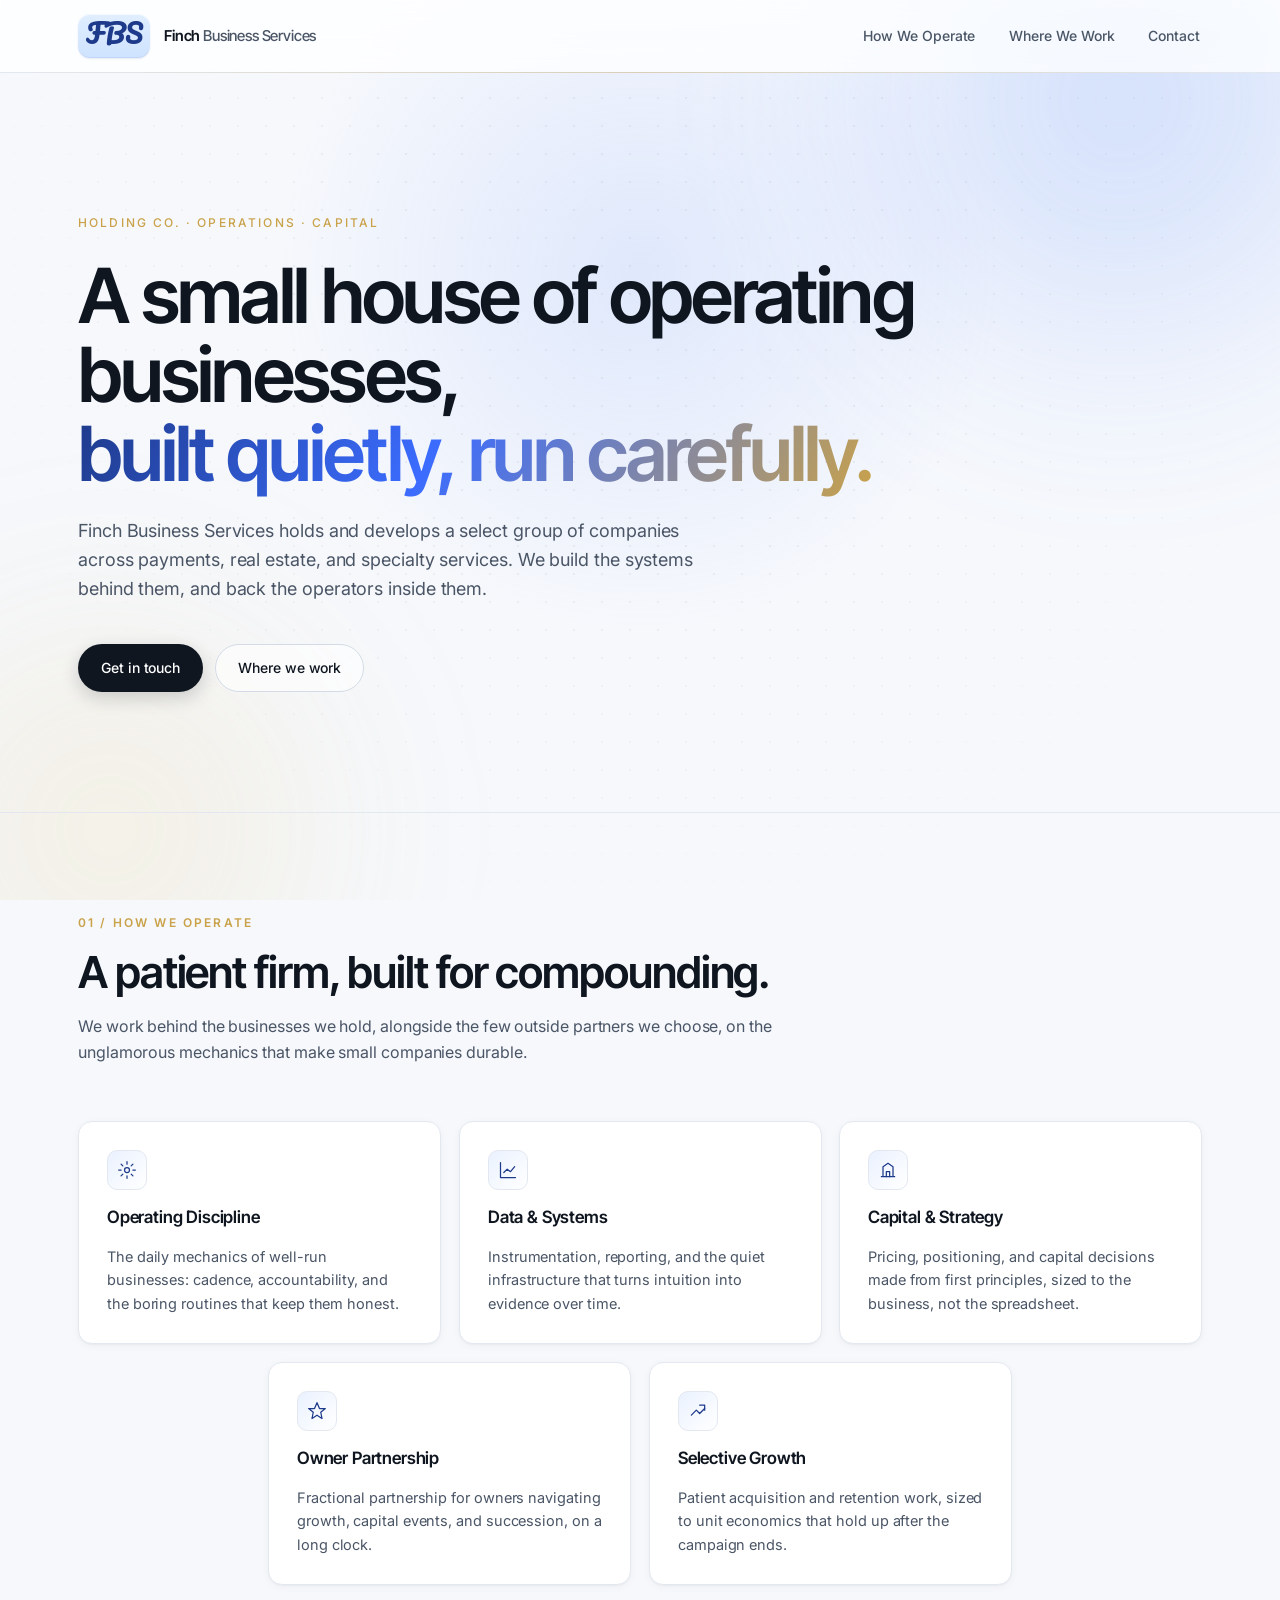
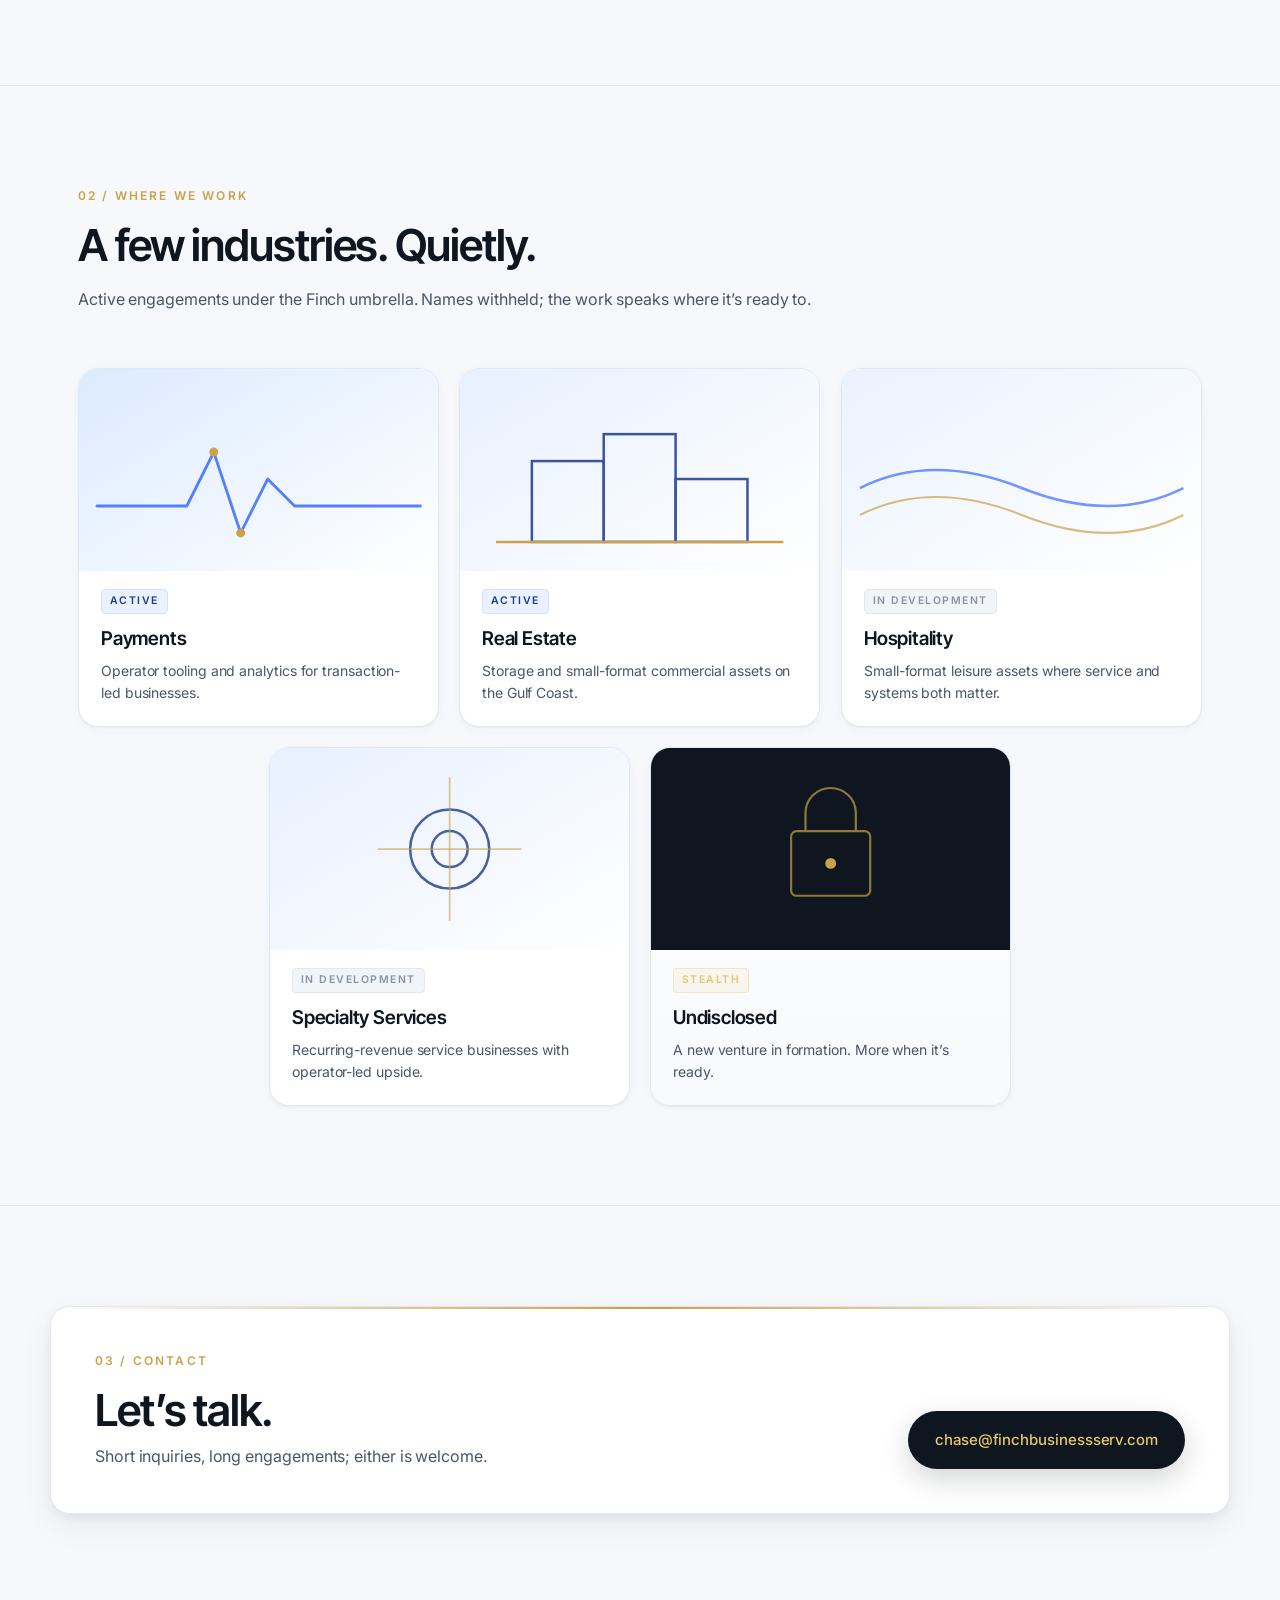
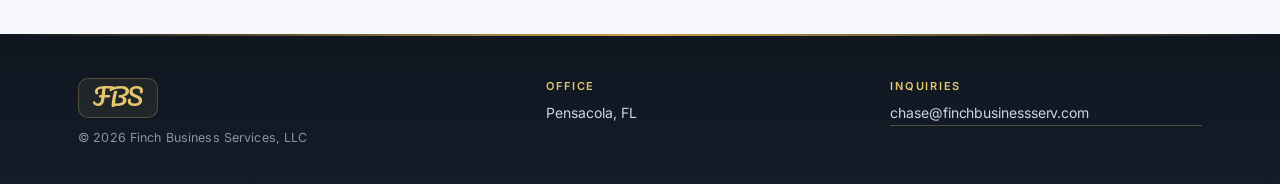
<file: index.html>
<!doctype html>
<html lang="en">
<head>
  <meta charset="utf-8" />
  <meta name="viewport" content="width=device-width, initial-scale=1" />
  <title>Finch Business Services | Holding Co.</title>
  <meta name="description" content="Finch Business Services. A small house of operating businesses across payments, real estate, and specialty services." />
  <meta name="theme-color" content="#f6f8fc" />
  <link rel="preconnect" href="https://fonts.googleapis.com" />
  <link rel="preconnect" href="https://fonts.gstatic.com" crossorigin />
  <link href="https://fonts.googleapis.com/css2?family=Inter:wght@300;400;500;600;700&family=Inter+Tight:wght@500;600;700&family=Pacifico&display=swap" rel="stylesheet" />
  <link rel="stylesheet" href="styles.css" />
</head>
<body>
  <div class="page-bg" aria-hidden="true">
    <div class="orb orb-a"></div>
    <div class="orb orb-b"></div>
    <div class="dot-grid"></div>
    <div class="spotlight"></div>
  </div>

  <header class="nav" id="nav">
    <div class="container nav-inner">
      <a class="wordmark" href="/" aria-label="Finch Business Services">
        <span class="mark" aria-hidden="true">
          <svg viewBox="0 0 120 60" xmlns="http://www.w3.org/2000/svg">
            <text x="60" y="44" text-anchor="middle" font-family="Pacifico, cursive" font-size="42" fill="#1e3a8a">FBS</text>
          </svg>
        </span>
        <span class="wordmark-text">Finch <span class="wordmark-suffix">Business Services</span></span>
      </a>
      <nav class="nav-links" aria-label="Primary">
        <a href="/operate" data-route="operate">How We Operate</a>
        <a href="/sectors" data-route="sectors">Where We Work</a>
        <a href="/contact" data-route="contact">Contact</a>
      </nav>
    </div>
  </header>

  <main>
    <section class="hero">
      <div class="container">
        <p class="eyebrow reveal">Holding Co. &middot; Operations &middot; Capital</p>
        <h1 class="hero-title reveal">
          A small house of operating businesses,<br />
          <span class="grad">built quietly, run carefully.</span>
        </h1>
        <p class="hero-lede reveal">
          Finch Business Services holds and develops a select group of companies across
          payments, real estate, and specialty services. We build the systems behind them,
          and back the operators inside them.
        </p>
        <div class="hero-cta reveal">
          <a class="btn btn-primary" href="#contact">Get in touch</a>
          <a class="btn btn-ghost" href="#sectors">Where we work</a>
        </div>
      </div>
    </section>

    <section class="capabilities" id="operate">
      <div class="container">
        <header class="section-head reveal">
          <p class="section-kicker">01 / How we operate</p>
          <h2 class="section-title">A patient firm, built for compounding.</h2>
          <p class="section-lede">
            We work behind the businesses we hold, alongside the few outside partners we
            choose, on the unglamorous mechanics that make small companies durable.
          </p>
        </header>

        <div class="cap-grid">
          <article class="cap-card reveal">
            <div class="cap-icon" aria-hidden="true">
              <svg viewBox="0 0 24 24" fill="none" stroke="currentColor" stroke-width="1.5" stroke-linecap="round" stroke-linejoin="round"><circle cx="12" cy="12" r="3"/><path d="M12 2v3M12 19v3M2 12h3M19 12h3M4.9 4.9l2.1 2.1M17 17l2.1 2.1M4.9 19.1l2.1-2.1M17 7l2.1-2.1"/></svg>
            </div>
            <h3>Operating Discipline</h3>
            <p>The daily mechanics of well-run businesses: cadence, accountability, and the boring routines that keep them honest.</p>
          </article>

          <article class="cap-card reveal">
            <div class="cap-icon" aria-hidden="true">
              <svg viewBox="0 0 24 24" fill="none" stroke="currentColor" stroke-width="1.5" stroke-linecap="round" stroke-linejoin="round"><path d="M3 3v18h18"/><path d="M7 15l4-4 4 3 5-6"/></svg>
            </div>
            <h3>Data &amp; Systems</h3>
            <p>Instrumentation, reporting, and the quiet infrastructure that turns intuition into evidence over time.</p>
          </article>

          <article class="cap-card reveal">
            <div class="cap-icon" aria-hidden="true">
              <svg viewBox="0 0 24 24" fill="none" stroke="currentColor" stroke-width="1.5" stroke-linecap="round" stroke-linejoin="round"><path d="M4 20h16M6 20V8l6-4 6 4v12"/><path d="M10 20v-6h4v6"/></svg>
            </div>
            <h3>Capital &amp; Strategy</h3>
            <p>Pricing, positioning, and capital decisions made from first principles, sized to the business, not the spreadsheet.</p>
          </article>

          <article class="cap-card reveal">
            <div class="cap-icon" aria-hidden="true">
              <svg viewBox="0 0 24 24" fill="none" stroke="currentColor" stroke-width="1.5" stroke-linecap="round" stroke-linejoin="round"><path d="M12 2l3 7h7l-5.5 4.5L18 21l-6-4-6 4 1.5-7.5L2 9h7z"/></svg>
            </div>
            <h3>Owner Partnership</h3>
            <p>Fractional partnership for owners navigating growth, capital events, and succession, on a long clock.</p>
          </article>

          <article class="cap-card reveal">
            <div class="cap-icon" aria-hidden="true">
              <svg viewBox="0 0 24 24" fill="none" stroke="currentColor" stroke-width="1.5" stroke-linecap="round" stroke-linejoin="round"><path d="M4 17l6-6 4 4 6-6"/><path d="M14 5h6v6"/></svg>
            </div>
            <h3>Selective Growth</h3>
            <p>Patient acquisition and retention work, sized to unit economics that hold up after the campaign ends.</p>
          </article>
        </div>
      </div>
    </section>

    <section class="sectors" id="sectors">
      <div class="container">
        <header class="section-head reveal">
          <p class="section-kicker">02 / Where we work</p>
          <h2 class="section-title">A few industries. Quietly.</h2>
          <p class="section-lede">
            Active engagements under the Finch umbrella. Names withheld; the work speaks
            where it&rsquo;s ready to.
          </p>
        </header>

        <div class="sector-grid" role="list">
          <article class="sector-card reveal" role="listitem">
            <div class="sector-art" aria-hidden="true">
              <svg viewBox="0 0 200 120" xmlns="http://www.w3.org/2000/svg" preserveAspectRatio="xMidYMid slice">
                <defs>
                  <linearGradient id="s1" x1="0" y1="0" x2="1" y2="1">
                    <stop offset="0%" stop-color="#dbeaff"/>
                    <stop offset="100%" stop-color="#ffffff"/>
                  </linearGradient>
                </defs>
                <rect width="200" height="120" fill="url(#s1)"/>
                <path d="M 10 80 L 60 80 L 75 50 L 90 95 L 105 65 L 120 80 L 190 80" stroke="#3b6cff" stroke-width="1.6" fill="none" stroke-linecap="round" stroke-linejoin="round" opacity="0.85"/>
                <circle cx="75" cy="50" r="2.5" fill="#c9a24a"/>
                <circle cx="90" cy="95" r="2.5" fill="#c9a24a"/>
              </svg>
            </div>
            <div class="sector-meta">
              <span class="sector-tag">Active</span>
              <h3>Payments</h3>
              <p>Operator tooling and analytics for transaction-led businesses.</p>
            </div>
          </article>

          <article class="sector-card reveal" role="listitem">
            <div class="sector-art" aria-hidden="true">
              <svg viewBox="0 0 200 120" xmlns="http://www.w3.org/2000/svg" preserveAspectRatio="xMidYMid slice">
                <defs>
                  <linearGradient id="s2" x1="0" y1="0" x2="1" y2="1">
                    <stop offset="0%" stop-color="#e7f0ff"/>
                    <stop offset="100%" stop-color="#ffffff"/>
                  </linearGradient>
                </defs>
                <rect width="200" height="120" fill="url(#s2)"/>
                <g stroke="#1e3a8a" stroke-width="1.4" fill="none" opacity="0.85">
                  <rect x="40" y="55" width="40" height="45"/>
                  <rect x="80" y="40" width="40" height="60"/>
                  <rect x="120" y="65" width="40" height="35"/>
                </g>
                <line x1="20" y1="100" x2="180" y2="100" stroke="#c9a24a" stroke-width="1.4"/>
              </svg>
            </div>
            <div class="sector-meta">
              <span class="sector-tag">Active</span>
              <h3>Real Estate</h3>
              <p>Storage and small-format commercial assets on the Gulf Coast.</p>
            </div>
          </article>

          <article class="sector-card reveal" role="listitem">
            <div class="sector-art" aria-hidden="true">
              <svg viewBox="0 0 200 120" xmlns="http://www.w3.org/2000/svg" preserveAspectRatio="xMidYMid slice">
                <defs>
                  <linearGradient id="s3" x1="0" y1="0" x2="1" y2="1">
                    <stop offset="0%" stop-color="#eaf2ff"/>
                    <stop offset="100%" stop-color="#ffffff"/>
                  </linearGradient>
                </defs>
                <rect width="200" height="120" fill="url(#s3)"/>
                <path d="M 10 70 Q 50 50 100 70 T 190 70" stroke="#3b6cff" stroke-width="1.4" fill="none" opacity="0.7"/>
                <path d="M 10 85 Q 50 65 100 85 T 190 85" stroke="#c9a24a" stroke-width="1.2" fill="none" opacity="0.7"/>
              </svg>
            </div>
            <div class="sector-meta">
              <span class="sector-tag muted">In development</span>
              <h3>Hospitality</h3>
              <p>Small-format leisure assets where service and systems both matter.</p>
            </div>
          </article>

          <article class="sector-card reveal" role="listitem">
            <div class="sector-art" aria-hidden="true">
              <svg viewBox="0 0 200 120" xmlns="http://www.w3.org/2000/svg" preserveAspectRatio="xMidYMid slice">
                <defs>
                  <linearGradient id="s4" x1="0" y1="0" x2="1" y2="1">
                    <stop offset="0%" stop-color="#e7f0ff"/>
                    <stop offset="100%" stop-color="#ffffff"/>
                  </linearGradient>
                </defs>
                <rect width="200" height="120" fill="url(#s4)"/>
                <g stroke="#1e3a8a" stroke-width="1.4" fill="none" opacity="0.8">
                  <circle cx="100" cy="60" r="22"/>
                  <circle cx="100" cy="60" r="10"/>
                </g>
                <line x1="100" y1="20" x2="100" y2="100" stroke="#c9a24a" stroke-width="1" opacity="0.6"/>
                <line x1="60" y1="60" x2="140" y2="60" stroke="#c9a24a" stroke-width="1" opacity="0.6"/>
              </svg>
            </div>
            <div class="sector-meta">
              <span class="sector-tag muted">In development</span>
              <h3>Specialty Services</h3>
              <p>Recurring-revenue service businesses with operator-led upside.</p>
            </div>
          </article>

          <article class="sector-card reveal sector-stealth" role="listitem">
            <div class="sector-art" aria-hidden="true">
              <svg viewBox="0 0 200 120" xmlns="http://www.w3.org/2000/svg" preserveAspectRatio="xMidYMid slice">
                <rect width="200" height="120" fill="#0f1620"/>
                <g stroke="#c9a24a" stroke-width="1.2" fill="none" opacity="0.7">
                  <rect x="78" y="50" width="44" height="36" rx="3"/>
                  <path d="M 86 50 V 40 a 14 14 0 0 1 28 0 V 50"/>
                </g>
                <circle cx="100" cy="68" r="3" fill="#c9a24a"/>
              </svg>
            </div>
            <div class="sector-meta">
              <span class="sector-tag stealth">Stealth</span>
              <h3>Undisclosed</h3>
              <p>A new venture in formation. More when it&rsquo;s ready.</p>
            </div>
          </article>
        </div>
      </div>
    </section>

    <section class="contact" id="contact">
      <div class="container contact-inner reveal">
        <div>
          <p class="section-kicker">03 / Contact</p>
          <h2 class="section-title">Let&rsquo;s talk.</h2>
          <p class="section-lede">Short inquiries, long engagements; either is welcome.</p>
        </div>
        <a class="btn btn-contact btn-large" href="https://mail.google.com/mail/?view=cm&amp;fs=1&amp;to=chase@finchbusinessserv.com" target="_blank" rel="noopener">chase@finchbusinessserv.com</a>
      </div>
    </section>
  </main>

  <footer class="site-footer">
    <div class="container footer-inner">
      <div class="footer-col footer-brand">
        <span class="footer-mark" aria-hidden="true">
          <svg viewBox="0 0 120 60" xmlns="http://www.w3.org/2000/svg">
            <text x="60" y="44" text-anchor="middle" font-family="Pacifico, cursive" font-size="40" fill="#e4c76d">FBS</text>
          </svg>
        </span>
        <span class="footer-copy">&copy; 2026 Finch Business Services, LLC</span>
      </div>
      <div class="footer-col footer-meta">
        <span class="footer-label">Office</span>
        <span>Pensacola, FL</span>
      </div>
      <div class="footer-col footer-legal">
        <span class="footer-label">Inquiries</span>
        <a href="https://mail.google.com/mail/?view=cm&amp;fs=1&amp;to=chase@finchbusinessserv.com" target="_blank" rel="noopener">chase@finchbusinessserv.com</a>
      </div>
    </div>
  </footer>

  <script src="script.js" defer></script>
</body>
</html>
</file>
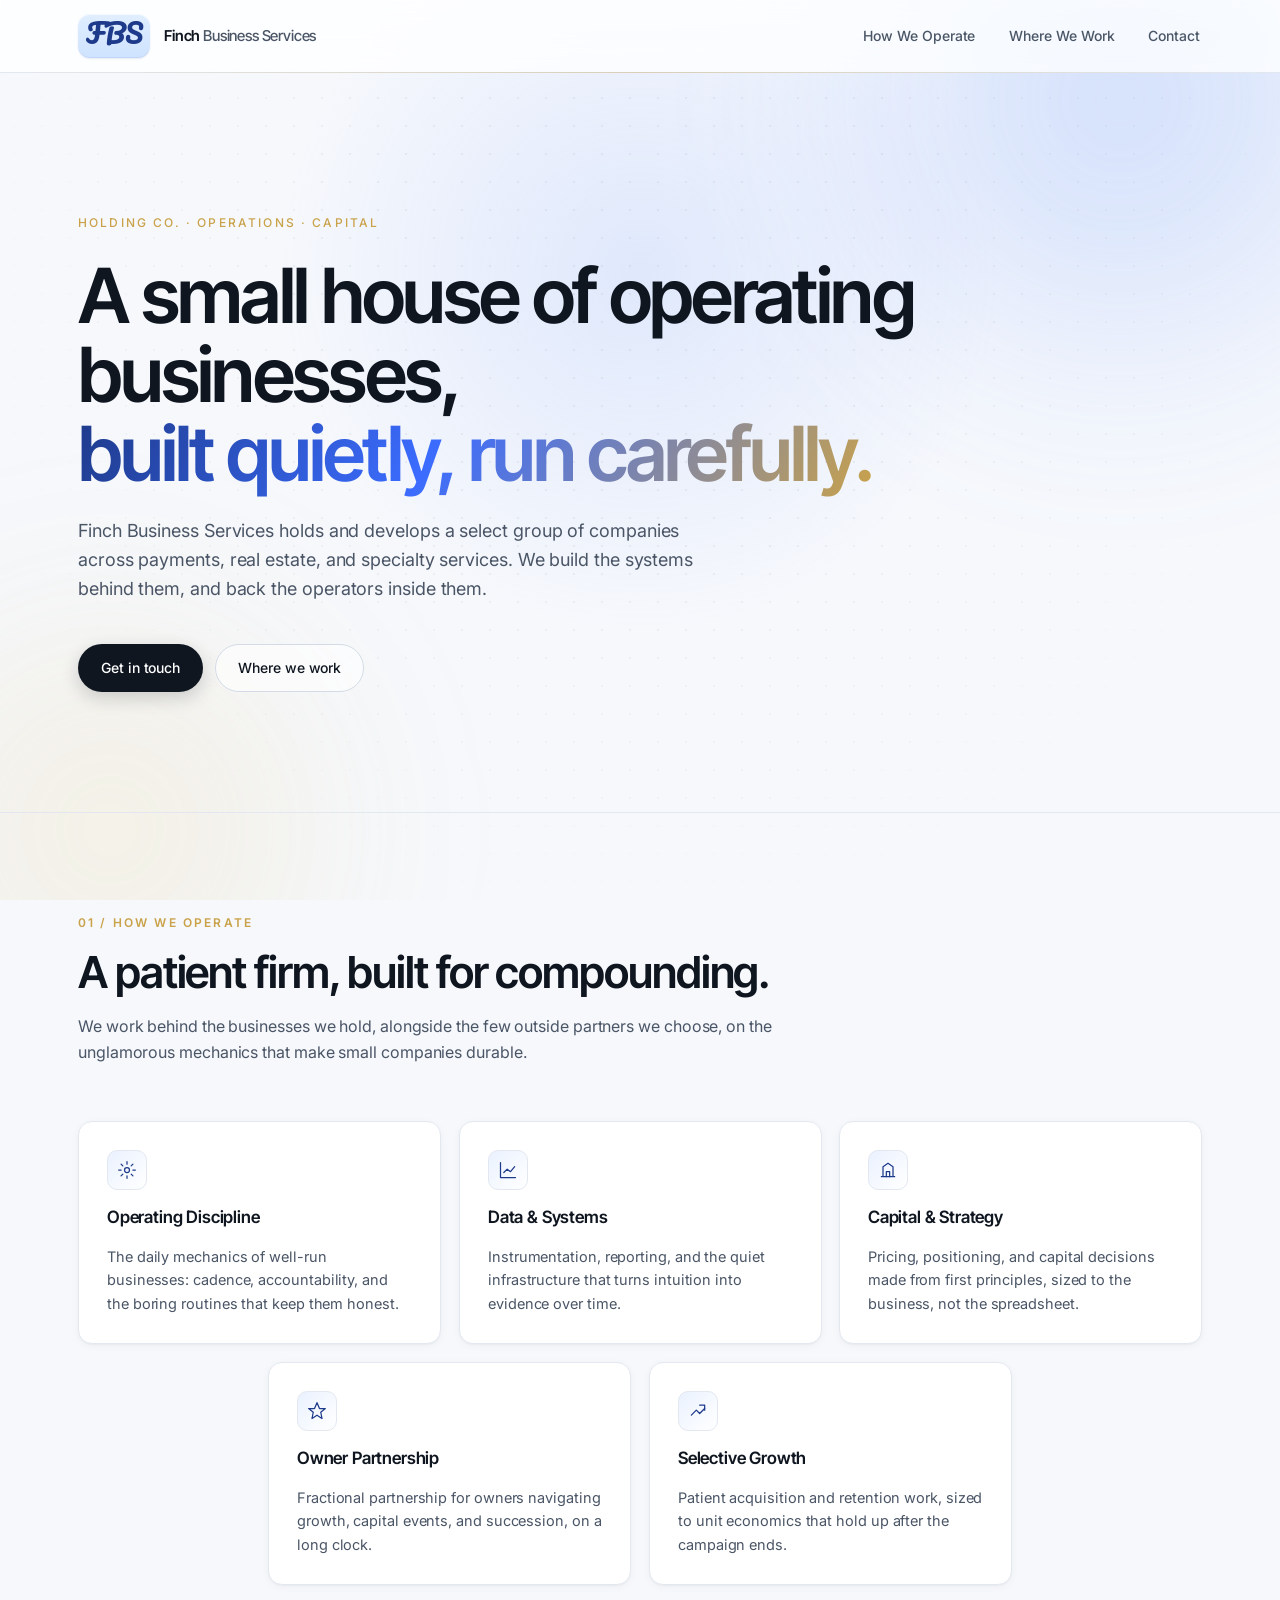
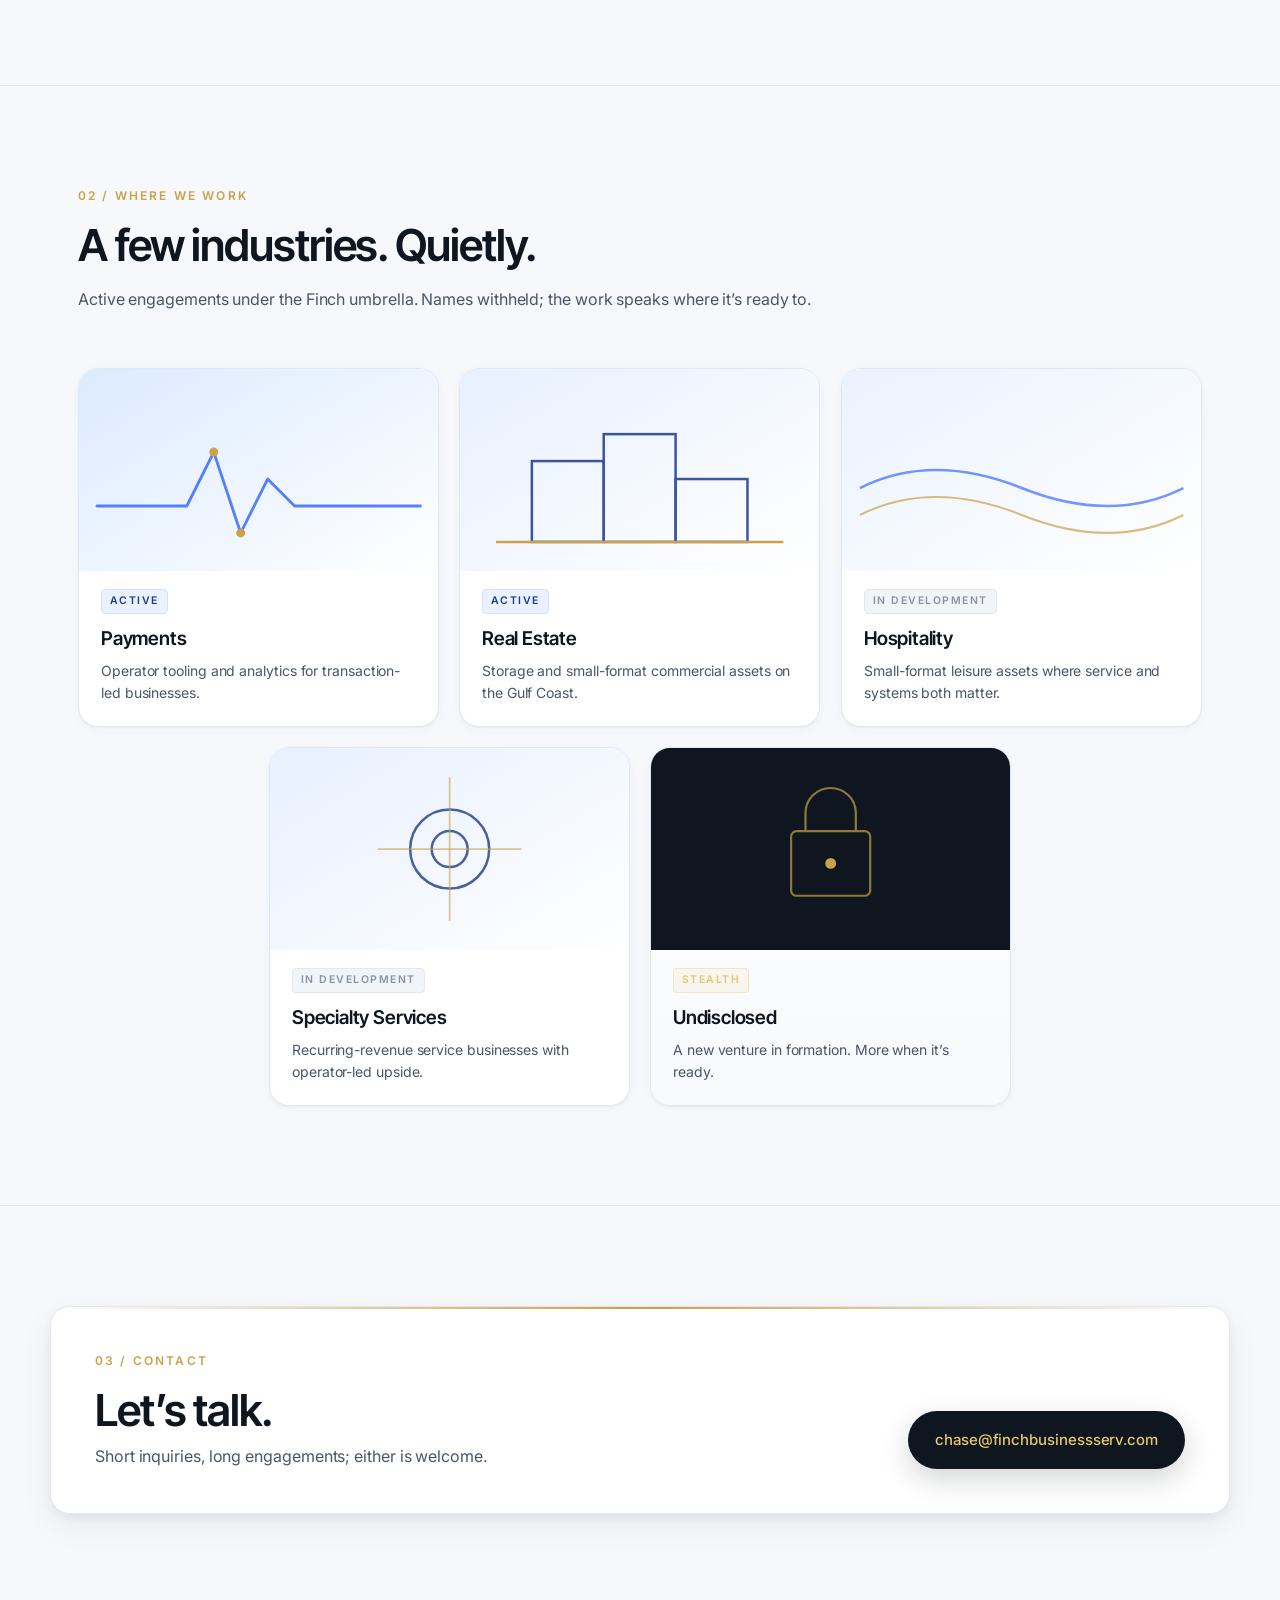
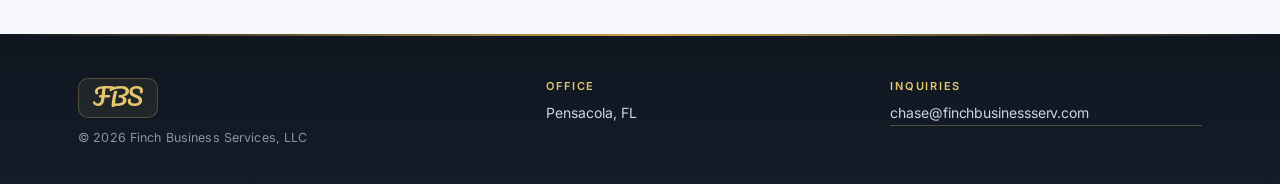
<file: contact/index.html>
<!doctype html>
<html lang="en">
<head>
  <meta charset="utf-8" />
  <script>document.documentElement.classList.add("is-routing");</script>
  <meta name="viewport" content="width=device-width, initial-scale=1" />
  <title>Contact | Finch Business Services</title>
  <meta name="description" content="Contact Finch Business Services. Short inquiries, long engagements; either is welcome." />
  <link rel="canonical" href="/contact" />
  <meta name="theme-color" content="#f6f8fc" />
  <link rel="preconnect" href="https://fonts.googleapis.com" />
  <link rel="preconnect" href="https://fonts.gstatic.com" crossorigin />
  <link href="https://fonts.googleapis.com/css2?family=Inter:wght@300;400;500;600;700&family=Inter+Tight:wght@500;600;700&family=Pacifico&display=swap" rel="stylesheet" />
  <link rel="stylesheet" href="/styles.css" />
</head>
<body>
  <div class="page-bg" aria-hidden="true">
    <div class="orb orb-a"></div>
    <div class="orb orb-b"></div>
    <div class="dot-grid"></div>
    <div class="spotlight"></div>
  </div>

  <header class="nav" id="nav">
    <div class="container nav-inner">
      <a class="wordmark" href="/" aria-label="Finch Business Services">
        <span class="mark" aria-hidden="true">
          <svg viewBox="0 0 120 60" xmlns="http://www.w3.org/2000/svg">
            <text x="60" y="44" text-anchor="middle" font-family="Pacifico, cursive" font-size="42" fill="#1e3a8a">FBS</text>
          </svg>
        </span>
        <span class="wordmark-text">Finch <span class="wordmark-suffix">Business Services</span></span>
      </a>
      <nav class="nav-links" aria-label="Primary">
        <a href="/operate" data-route="operate">How We Operate</a>
        <a href="/sectors" data-route="sectors">Where We Work</a>
        <a href="/contact" data-route="contact">Contact</a>
      </nav>
    </div>
  </header>

  <main>
    <section class="hero">
      <div class="container">
        <p class="eyebrow reveal">Holding Co. &middot; Operations &middot; Capital</p>
        <h1 class="hero-title reveal">
          A small house of operating businesses,<br />
          <span class="grad">built quietly, run carefully.</span>
        </h1>
        <p class="hero-lede reveal">
          Finch Business Services holds and develops a select group of companies across
          payments, real estate, and specialty services. We build the systems behind them,
          and back the operators inside them.
        </p>
        <div class="hero-cta reveal">
          <a class="btn btn-primary" href="/contact" data-route="contact">Get in touch</a>
          <a class="btn btn-ghost" href="/sectors" data-route="sectors">Where we work</a>
        </div>
      </div>
    </section>

    <section class="capabilities" id="operate">
      <div class="container">
        <header class="section-head reveal">
          <p class="section-kicker">01 / How we operate</p>
          <h2 class="section-title">A patient firm, built for compounding.</h2>
          <p class="section-lede">
            We work behind the businesses we hold, alongside the few outside partners we
            choose, on the unglamorous mechanics that make small companies durable.
          </p>
        </header>

        <div class="cap-grid">
          <article class="cap-card reveal">
            <div class="cap-icon" aria-hidden="true">
              <svg viewBox="0 0 24 24" fill="none" stroke="currentColor" stroke-width="1.5" stroke-linecap="round" stroke-linejoin="round"><circle cx="12" cy="12" r="3"/><path d="M12 2v3M12 19v3M2 12h3M19 12h3M4.9 4.9l2.1 2.1M17 17l2.1 2.1M4.9 19.1l2.1-2.1M17 7l2.1-2.1"/></svg>
            </div>
            <h3>Operating Discipline</h3>
            <p>The daily mechanics of well-run businesses: cadence, accountability, and the boring routines that keep them honest.</p>
          </article>

          <article class="cap-card reveal">
            <div class="cap-icon" aria-hidden="true">
              <svg viewBox="0 0 24 24" fill="none" stroke="currentColor" stroke-width="1.5" stroke-linecap="round" stroke-linejoin="round"><path d="M3 3v18h18"/><path d="M7 15l4-4 4 3 5-6"/></svg>
            </div>
            <h3>Data &amp; Systems</h3>
            <p>Instrumentation, reporting, and the quiet infrastructure that turns intuition into evidence over time.</p>
          </article>

          <article class="cap-card reveal">
            <div class="cap-icon" aria-hidden="true">
              <svg viewBox="0 0 24 24" fill="none" stroke="currentColor" stroke-width="1.5" stroke-linecap="round" stroke-linejoin="round"><path d="M4 20h16M6 20V8l6-4 6 4v12"/><path d="M10 20v-6h4v6"/></svg>
            </div>
            <h3>Capital &amp; Strategy</h3>
            <p>Pricing, positioning, and capital decisions made from first principles, sized to the business, not the spreadsheet.</p>
          </article>

          <article class="cap-card reveal">
            <div class="cap-icon" aria-hidden="true">
              <svg viewBox="0 0 24 24" fill="none" stroke="currentColor" stroke-width="1.5" stroke-linecap="round" stroke-linejoin="round"><path d="M12 2l3 7h7l-5.5 4.5L18 21l-6-4-6 4 1.5-7.5L2 9h7z"/></svg>
            </div>
            <h3>Owner Partnership</h3>
            <p>Fractional partnership for owners navigating growth, capital events, and succession, on a long clock.</p>
          </article>

          <article class="cap-card reveal">
            <div class="cap-icon" aria-hidden="true">
              <svg viewBox="0 0 24 24" fill="none" stroke="currentColor" stroke-width="1.5" stroke-linecap="round" stroke-linejoin="round"><path d="M4 17l6-6 4 4 6-6"/><path d="M14 5h6v6"/></svg>
            </div>
            <h3>Selective Growth</h3>
            <p>Patient acquisition and retention work, sized to unit economics that hold up after the campaign ends.</p>
          </article>
        </div>
      </div>
    </section>

    <section class="sectors" id="sectors">
      <div class="container">
        <header class="section-head reveal">
          <p class="section-kicker">02 / Where we work</p>
          <h2 class="section-title">A few industries. Quietly.</h2>
          <p class="section-lede">
            Active engagements under the Finch umbrella. Names withheld; the work speaks
            where it&rsquo;s ready to.
          </p>
        </header>

        <div class="sector-grid" role="list">
          <article class="sector-card reveal" role="listitem">
            <div class="sector-art" aria-hidden="true">
              <svg viewBox="0 0 200 120" xmlns="http://www.w3.org/2000/svg" preserveAspectRatio="xMidYMid slice">
                <defs>
                  <linearGradient id="s1" x1="0" y1="0" x2="1" y2="1">
                    <stop offset="0%" stop-color="#dbeaff"/>
                    <stop offset="100%" stop-color="#ffffff"/>
                  </linearGradient>
                </defs>
                <rect width="200" height="120" fill="url(#s1)"/>
                <path d="M 10 80 L 60 80 L 75 50 L 90 95 L 105 65 L 120 80 L 190 80" stroke="#3b6cff" stroke-width="1.6" fill="none" stroke-linecap="round" stroke-linejoin="round" opacity="0.85"/>
                <circle cx="75" cy="50" r="2.5" fill="#c9a24a"/>
                <circle cx="90" cy="95" r="2.5" fill="#c9a24a"/>
              </svg>
            </div>
            <div class="sector-meta">
              <span class="sector-tag">Active</span>
              <h3>Payments</h3>
              <p>Operator tooling and analytics for transaction-led businesses.</p>
            </div>
          </article>

          <article class="sector-card reveal" role="listitem">
            <div class="sector-art" aria-hidden="true">
              <svg viewBox="0 0 200 120" xmlns="http://www.w3.org/2000/svg" preserveAspectRatio="xMidYMid slice">
                <defs>
                  <linearGradient id="s2" x1="0" y1="0" x2="1" y2="1">
                    <stop offset="0%" stop-color="#e7f0ff"/>
                    <stop offset="100%" stop-color="#ffffff"/>
                  </linearGradient>
                </defs>
                <rect width="200" height="120" fill="url(#s2)"/>
                <g stroke="#1e3a8a" stroke-width="1.4" fill="none" opacity="0.85">
                  <rect x="40" y="55" width="40" height="45"/>
                  <rect x="80" y="40" width="40" height="60"/>
                  <rect x="120" y="65" width="40" height="35"/>
                </g>
                <line x1="20" y1="100" x2="180" y2="100" stroke="#c9a24a" stroke-width="1.4"/>
              </svg>
            </div>
            <div class="sector-meta">
              <span class="sector-tag">Active</span>
              <h3>Real Estate</h3>
              <p>Storage and small-format commercial assets on the Gulf Coast.</p>
            </div>
          </article>

          <article class="sector-card reveal" role="listitem">
            <div class="sector-art" aria-hidden="true">
              <svg viewBox="0 0 200 120" xmlns="http://www.w3.org/2000/svg" preserveAspectRatio="xMidYMid slice">
                <defs>
                  <linearGradient id="s3" x1="0" y1="0" x2="1" y2="1">
                    <stop offset="0%" stop-color="#eaf2ff"/>
                    <stop offset="100%" stop-color="#ffffff"/>
                  </linearGradient>
                </defs>
                <rect width="200" height="120" fill="url(#s3)"/>
                <path d="M 10 70 Q 50 50 100 70 T 190 70" stroke="#3b6cff" stroke-width="1.4" fill="none" opacity="0.7"/>
                <path d="M 10 85 Q 50 65 100 85 T 190 85" stroke="#c9a24a" stroke-width="1.2" fill="none" opacity="0.7"/>
              </svg>
            </div>
            <div class="sector-meta">
              <span class="sector-tag muted">In development</span>
              <h3>Hospitality</h3>
              <p>Small-format leisure assets where service and systems both matter.</p>
            </div>
          </article>

          <article class="sector-card reveal" role="listitem">
            <div class="sector-art" aria-hidden="true">
              <svg viewBox="0 0 200 120" xmlns="http://www.w3.org/2000/svg" preserveAspectRatio="xMidYMid slice">
                <defs>
                  <linearGradient id="s4" x1="0" y1="0" x2="1" y2="1">
                    <stop offset="0%" stop-color="#e7f0ff"/>
                    <stop offset="100%" stop-color="#ffffff"/>
                  </linearGradient>
                </defs>
                <rect width="200" height="120" fill="url(#s4)"/>
                <g stroke="#1e3a8a" stroke-width="1.4" fill="none" opacity="0.8">
                  <circle cx="100" cy="60" r="22"/>
                  <circle cx="100" cy="60" r="10"/>
                </g>
                <line x1="100" y1="20" x2="100" y2="100" stroke="#c9a24a" stroke-width="1" opacity="0.6"/>
                <line x1="60" y1="60" x2="140" y2="60" stroke="#c9a24a" stroke-width="1" opacity="0.6"/>
              </svg>
            </div>
            <div class="sector-meta">
              <span class="sector-tag muted">In development</span>
              <h3>Specialty Services</h3>
              <p>Recurring-revenue service businesses with operator-led upside.</p>
            </div>
          </article>

          <article class="sector-card reveal sector-stealth" role="listitem">
            <div class="sector-art" aria-hidden="true">
              <svg viewBox="0 0 200 120" xmlns="http://www.w3.org/2000/svg" preserveAspectRatio="xMidYMid slice">
                <rect width="200" height="120" fill="#0f1620"/>
                <g stroke="#c9a24a" stroke-width="1.2" fill="none" opacity="0.7">
                  <rect x="78" y="50" width="44" height="36" rx="3"/>
                  <path d="M 86 50 V 40 a 14 14 0 0 1 28 0 V 50"/>
                </g>
                <circle cx="100" cy="68" r="3" fill="#c9a24a"/>
              </svg>
            </div>
            <div class="sector-meta">
              <span class="sector-tag stealth">Stealth</span>
              <h3>Undisclosed</h3>
              <p>A new venture in formation. More when it&rsquo;s ready.</p>
            </div>
          </article>
        </div>
      </div>
    </section>

    <section class="contact" id="contact">
      <div class="container contact-inner reveal">
        <div>
          <p class="section-kicker">03 / Contact</p>
          <h2 class="section-title">Let&rsquo;s talk.</h2>
          <p class="section-lede">Short inquiries, long engagements; either is welcome.</p>
        </div>
        <a class="btn btn-contact btn-large" href="https://mail.google.com/mail/?view=cm&amp;fs=1&amp;to=chase@finchbusinessserv.com" target="_blank" rel="noopener">chase@finchbusinessserv.com</a>
      </div>
    </section>
  </main>

  <footer class="site-footer">
    <div class="container footer-inner">
      <div class="footer-col footer-brand">
        <span class="footer-mark" aria-hidden="true">
          <svg viewBox="0 0 120 60" xmlns="http://www.w3.org/2000/svg">
            <text x="60" y="44" text-anchor="middle" font-family="Pacifico, cursive" font-size="40" fill="#e4c76d">FBS</text>
          </svg>
        </span>
        <span class="footer-copy">&copy; 2026 Finch Business Services, LLC</span>
      </div>
      <div class="footer-col footer-meta">
        <span class="footer-label">Office</span>
        <span>Pensacola, FL</span>
      </div>
      <div class="footer-col footer-legal">
        <span class="footer-label">Inquiries</span>
        <a href="https://mail.google.com/mail/?view=cm&amp;fs=1&amp;to=chase@finchbusinessserv.com" target="_blank" rel="noopener">chase@finchbusinessserv.com</a>
      </div>
    </div>
  </footer>

  <script src="/script.js" defer></script>
</body>
</html>
</file>
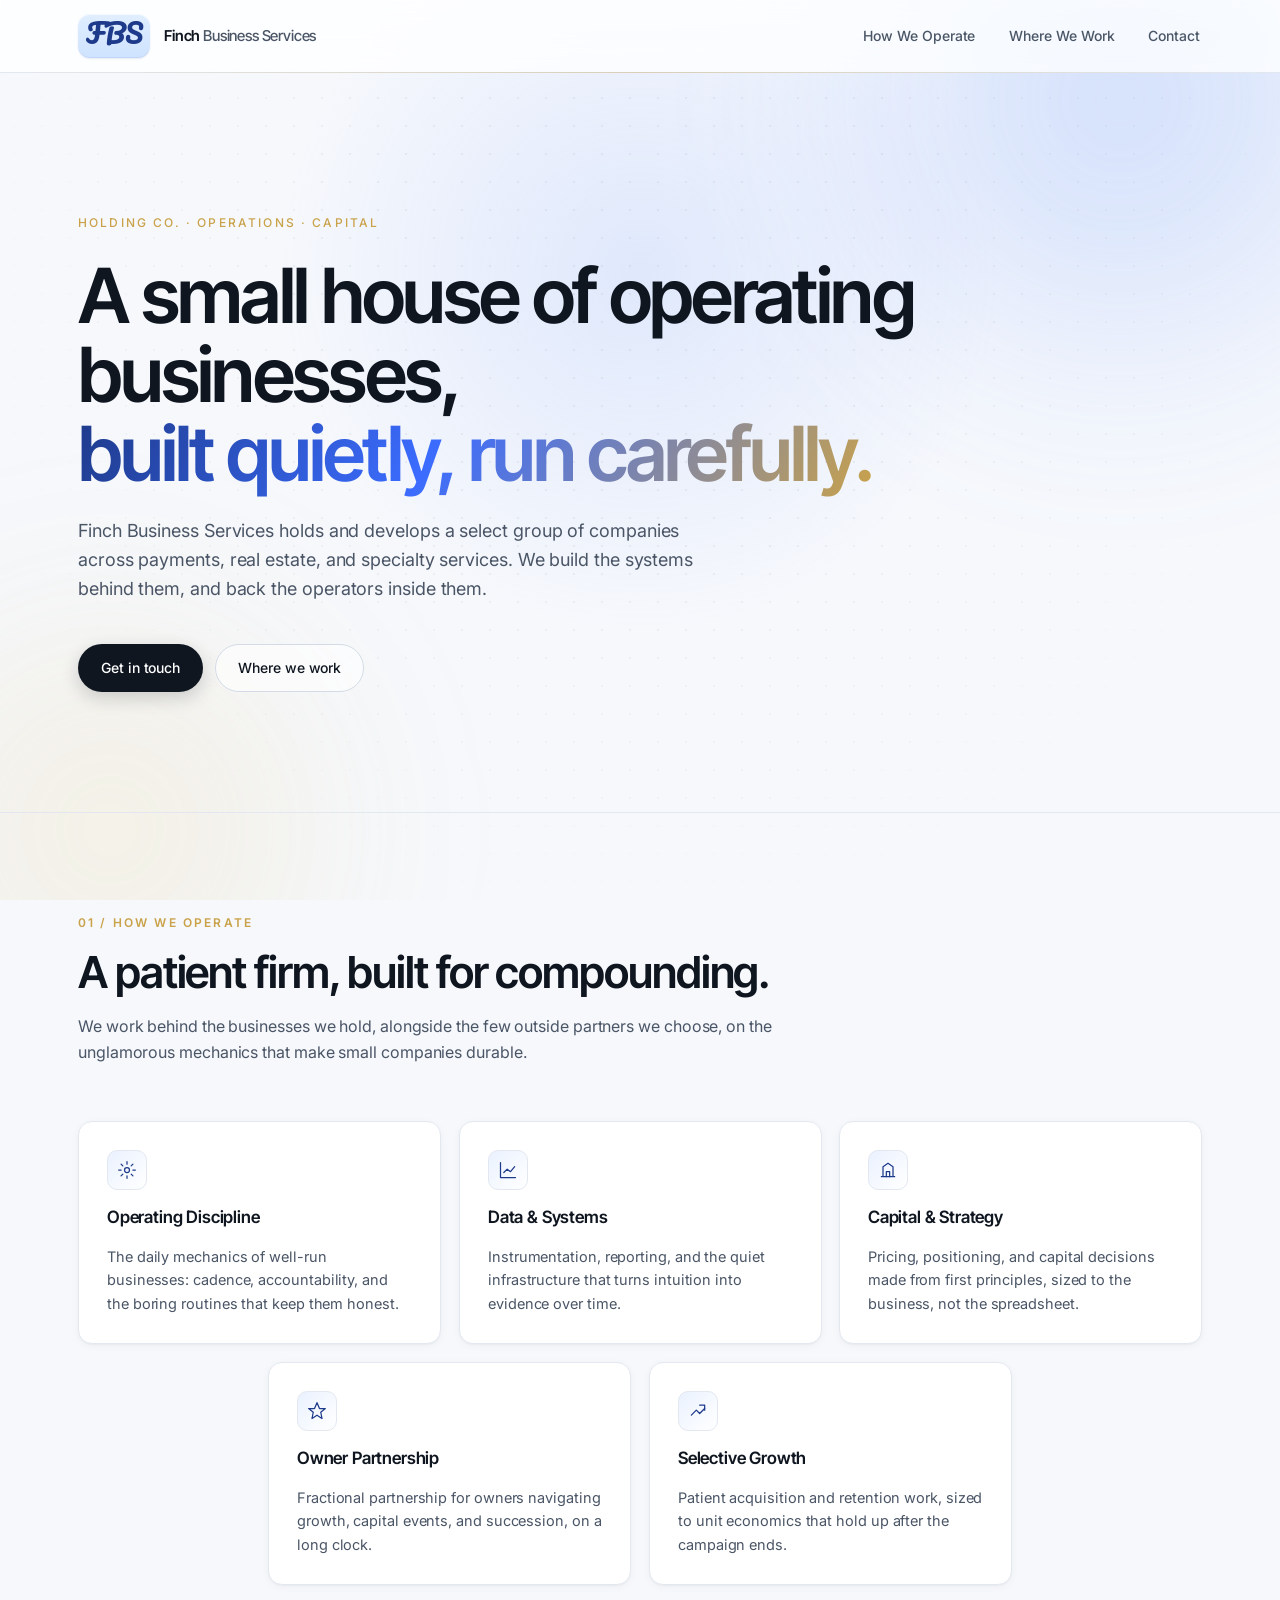
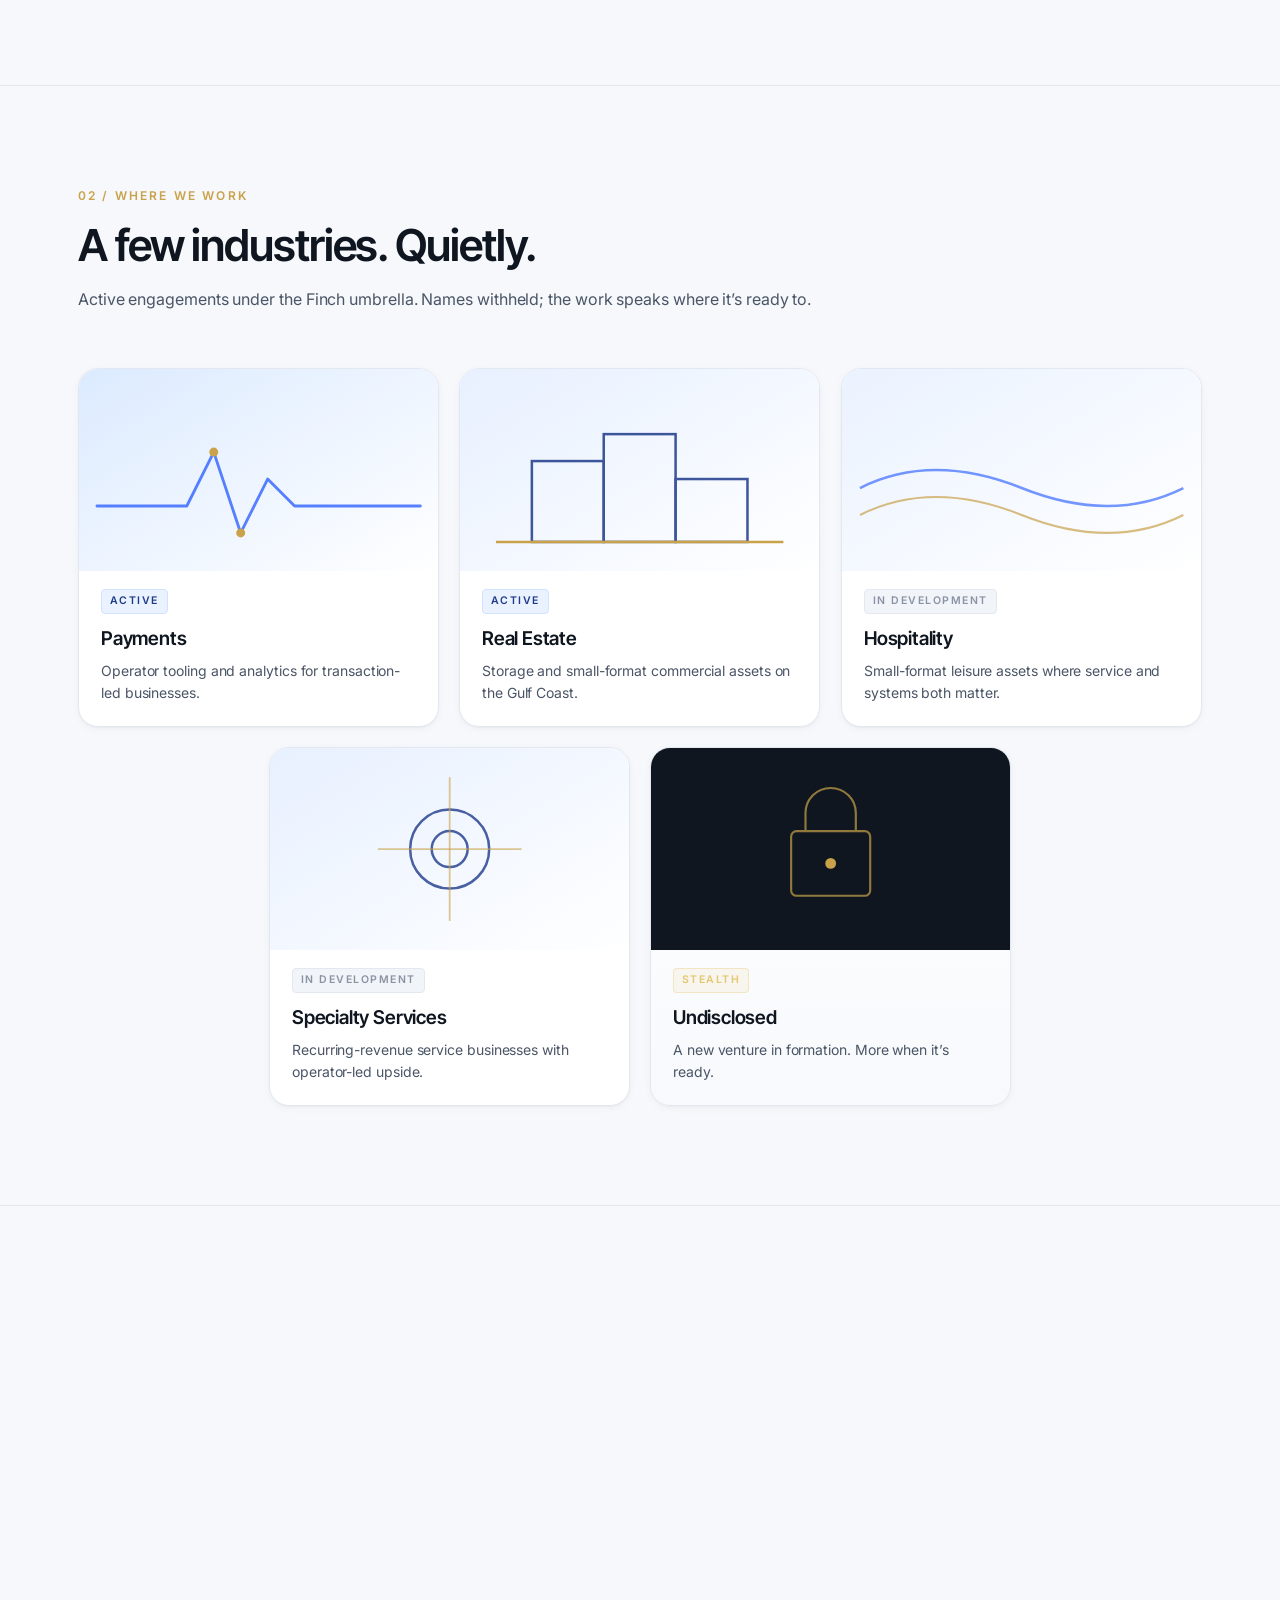
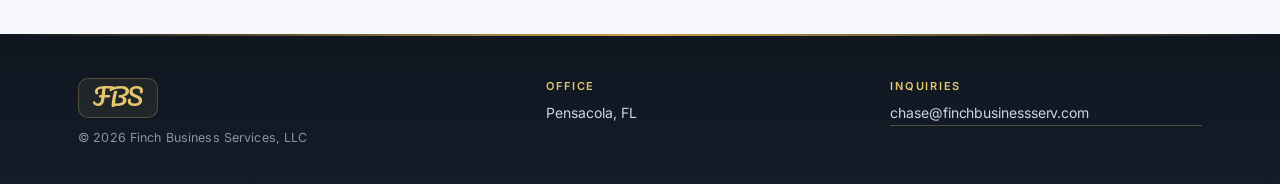
<file: operate/index.html>
<!doctype html>
<html lang="en">
<head>
  <meta charset="utf-8" />
  <script>document.documentElement.classList.add("is-routing");</script>
  <meta name="viewport" content="width=device-width, initial-scale=1" />
  <title>How We Operate | Finch Business Services</title>
  <meta name="description" content="How Finch Business Services operates: operating discipline, data and systems, capital and strategy, owner partnership, selective growth." />
  <link rel="canonical" href="/operate" />
  <meta name="theme-color" content="#f6f8fc" />
  <link rel="preconnect" href="https://fonts.googleapis.com" />
  <link rel="preconnect" href="https://fonts.gstatic.com" crossorigin />
  <link href="https://fonts.googleapis.com/css2?family=Inter:wght@300;400;500;600;700&family=Inter+Tight:wght@500;600;700&family=Pacifico&display=swap" rel="stylesheet" />
  <link rel="stylesheet" href="/styles.css" />
</head>
<body>
  <div class="page-bg" aria-hidden="true">
    <div class="orb orb-a"></div>
    <div class="orb orb-b"></div>
    <div class="dot-grid"></div>
    <div class="spotlight"></div>
  </div>

  <header class="nav" id="nav">
    <div class="container nav-inner">
      <a class="wordmark" href="/" aria-label="Finch Business Services">
        <span class="mark" aria-hidden="true">
          <svg viewBox="0 0 120 60" xmlns="http://www.w3.org/2000/svg">
            <text x="60" y="44" text-anchor="middle" font-family="Pacifico, cursive" font-size="42" fill="#1e3a8a">FBS</text>
          </svg>
        </span>
        <span class="wordmark-text">Finch <span class="wordmark-suffix">Business Services</span></span>
      </a>
      <nav class="nav-links" aria-label="Primary">
        <a href="/operate" data-route="operate">How We Operate</a>
        <a href="/sectors" data-route="sectors">Where We Work</a>
        <a href="/contact" data-route="contact">Contact</a>
      </nav>
    </div>
  </header>

  <main>
    <section class="hero">
      <div class="container">
        <p class="eyebrow reveal">Holding Co. &middot; Operations &middot; Capital</p>
        <h1 class="hero-title reveal">
          A small house of operating businesses,<br />
          <span class="grad">built quietly, run carefully.</span>
        </h1>
        <p class="hero-lede reveal">
          Finch Business Services holds and develops a select group of companies across
          payments, real estate, and specialty services. We build the systems behind them,
          and back the operators inside them.
        </p>
        <div class="hero-cta reveal">
          <a class="btn btn-primary" href="/contact" data-route="contact">Get in touch</a>
          <a class="btn btn-ghost" href="/sectors" data-route="sectors">Where we work</a>
        </div>
      </div>
    </section>

    <section class="capabilities" id="operate">
      <div class="container">
        <header class="section-head reveal">
          <p class="section-kicker">01 / How we operate</p>
          <h2 class="section-title">A patient firm, built for compounding.</h2>
          <p class="section-lede">
            We work behind the businesses we hold, alongside the few outside partners we
            choose, on the unglamorous mechanics that make small companies durable.
          </p>
        </header>

        <div class="cap-grid">
          <article class="cap-card reveal">
            <div class="cap-icon" aria-hidden="true">
              <svg viewBox="0 0 24 24" fill="none" stroke="currentColor" stroke-width="1.5" stroke-linecap="round" stroke-linejoin="round"><circle cx="12" cy="12" r="3"/><path d="M12 2v3M12 19v3M2 12h3M19 12h3M4.9 4.9l2.1 2.1M17 17l2.1 2.1M4.9 19.1l2.1-2.1M17 7l2.1-2.1"/></svg>
            </div>
            <h3>Operating Discipline</h3>
            <p>The daily mechanics of well-run businesses: cadence, accountability, and the boring routines that keep them honest.</p>
          </article>

          <article class="cap-card reveal">
            <div class="cap-icon" aria-hidden="true">
              <svg viewBox="0 0 24 24" fill="none" stroke="currentColor" stroke-width="1.5" stroke-linecap="round" stroke-linejoin="round"><path d="M3 3v18h18"/><path d="M7 15l4-4 4 3 5-6"/></svg>
            </div>
            <h3>Data &amp; Systems</h3>
            <p>Instrumentation, reporting, and the quiet infrastructure that turns intuition into evidence over time.</p>
          </article>

          <article class="cap-card reveal">
            <div class="cap-icon" aria-hidden="true">
              <svg viewBox="0 0 24 24" fill="none" stroke="currentColor" stroke-width="1.5" stroke-linecap="round" stroke-linejoin="round"><path d="M4 20h16M6 20V8l6-4 6 4v12"/><path d="M10 20v-6h4v6"/></svg>
            </div>
            <h3>Capital &amp; Strategy</h3>
            <p>Pricing, positioning, and capital decisions made from first principles, sized to the business, not the spreadsheet.</p>
          </article>

          <article class="cap-card reveal">
            <div class="cap-icon" aria-hidden="true">
              <svg viewBox="0 0 24 24" fill="none" stroke="currentColor" stroke-width="1.5" stroke-linecap="round" stroke-linejoin="round"><path d="M12 2l3 7h7l-5.5 4.5L18 21l-6-4-6 4 1.5-7.5L2 9h7z"/></svg>
            </div>
            <h3>Owner Partnership</h3>
            <p>Fractional partnership for owners navigating growth, capital events, and succession, on a long clock.</p>
          </article>

          <article class="cap-card reveal">
            <div class="cap-icon" aria-hidden="true">
              <svg viewBox="0 0 24 24" fill="none" stroke="currentColor" stroke-width="1.5" stroke-linecap="round" stroke-linejoin="round"><path d="M4 17l6-6 4 4 6-6"/><path d="M14 5h6v6"/></svg>
            </div>
            <h3>Selective Growth</h3>
            <p>Patient acquisition and retention work, sized to unit economics that hold up after the campaign ends.</p>
          </article>
        </div>
      </div>
    </section>

    <section class="sectors" id="sectors">
      <div class="container">
        <header class="section-head reveal">
          <p class="section-kicker">02 / Where we work</p>
          <h2 class="section-title">A few industries. Quietly.</h2>
          <p class="section-lede">
            Active engagements under the Finch umbrella. Names withheld; the work speaks
            where it&rsquo;s ready to.
          </p>
        </header>

        <div class="sector-grid" role="list">
          <article class="sector-card reveal" role="listitem">
            <div class="sector-art" aria-hidden="true">
              <svg viewBox="0 0 200 120" xmlns="http://www.w3.org/2000/svg" preserveAspectRatio="xMidYMid slice">
                <defs>
                  <linearGradient id="s1" x1="0" y1="0" x2="1" y2="1">
                    <stop offset="0%" stop-color="#dbeaff"/>
                    <stop offset="100%" stop-color="#ffffff"/>
                  </linearGradient>
                </defs>
                <rect width="200" height="120" fill="url(#s1)"/>
                <path d="M 10 80 L 60 80 L 75 50 L 90 95 L 105 65 L 120 80 L 190 80" stroke="#3b6cff" stroke-width="1.6" fill="none" stroke-linecap="round" stroke-linejoin="round" opacity="0.85"/>
                <circle cx="75" cy="50" r="2.5" fill="#c9a24a"/>
                <circle cx="90" cy="95" r="2.5" fill="#c9a24a"/>
              </svg>
            </div>
            <div class="sector-meta">
              <span class="sector-tag">Active</span>
              <h3>Payments</h3>
              <p>Operator tooling and analytics for transaction-led businesses.</p>
            </div>
          </article>

          <article class="sector-card reveal" role="listitem">
            <div class="sector-art" aria-hidden="true">
              <svg viewBox="0 0 200 120" xmlns="http://www.w3.org/2000/svg" preserveAspectRatio="xMidYMid slice">
                <defs>
                  <linearGradient id="s2" x1="0" y1="0" x2="1" y2="1">
                    <stop offset="0%" stop-color="#e7f0ff"/>
                    <stop offset="100%" stop-color="#ffffff"/>
                  </linearGradient>
                </defs>
                <rect width="200" height="120" fill="url(#s2)"/>
                <g stroke="#1e3a8a" stroke-width="1.4" fill="none" opacity="0.85">
                  <rect x="40" y="55" width="40" height="45"/>
                  <rect x="80" y="40" width="40" height="60"/>
                  <rect x="120" y="65" width="40" height="35"/>
                </g>
                <line x1="20" y1="100" x2="180" y2="100" stroke="#c9a24a" stroke-width="1.4"/>
              </svg>
            </div>
            <div class="sector-meta">
              <span class="sector-tag">Active</span>
              <h3>Real Estate</h3>
              <p>Storage and small-format commercial assets on the Gulf Coast.</p>
            </div>
          </article>

          <article class="sector-card reveal" role="listitem">
            <div class="sector-art" aria-hidden="true">
              <svg viewBox="0 0 200 120" xmlns="http://www.w3.org/2000/svg" preserveAspectRatio="xMidYMid slice">
                <defs>
                  <linearGradient id="s3" x1="0" y1="0" x2="1" y2="1">
                    <stop offset="0%" stop-color="#eaf2ff"/>
                    <stop offset="100%" stop-color="#ffffff"/>
                  </linearGradient>
                </defs>
                <rect width="200" height="120" fill="url(#s3)"/>
                <path d="M 10 70 Q 50 50 100 70 T 190 70" stroke="#3b6cff" stroke-width="1.4" fill="none" opacity="0.7"/>
                <path d="M 10 85 Q 50 65 100 85 T 190 85" stroke="#c9a24a" stroke-width="1.2" fill="none" opacity="0.7"/>
              </svg>
            </div>
            <div class="sector-meta">
              <span class="sector-tag muted">In development</span>
              <h3>Hospitality</h3>
              <p>Small-format leisure assets where service and systems both matter.</p>
            </div>
          </article>

          <article class="sector-card reveal" role="listitem">
            <div class="sector-art" aria-hidden="true">
              <svg viewBox="0 0 200 120" xmlns="http://www.w3.org/2000/svg" preserveAspectRatio="xMidYMid slice">
                <defs>
                  <linearGradient id="s4" x1="0" y1="0" x2="1" y2="1">
                    <stop offset="0%" stop-color="#e7f0ff"/>
                    <stop offset="100%" stop-color="#ffffff"/>
                  </linearGradient>
                </defs>
                <rect width="200" height="120" fill="url(#s4)"/>
                <g stroke="#1e3a8a" stroke-width="1.4" fill="none" opacity="0.8">
                  <circle cx="100" cy="60" r="22"/>
                  <circle cx="100" cy="60" r="10"/>
                </g>
                <line x1="100" y1="20" x2="100" y2="100" stroke="#c9a24a" stroke-width="1" opacity="0.6"/>
                <line x1="60" y1="60" x2="140" y2="60" stroke="#c9a24a" stroke-width="1" opacity="0.6"/>
              </svg>
            </div>
            <div class="sector-meta">
              <span class="sector-tag muted">In development</span>
              <h3>Specialty Services</h3>
              <p>Recurring-revenue service businesses with operator-led upside.</p>
            </div>
          </article>

          <article class="sector-card reveal sector-stealth" role="listitem">
            <div class="sector-art" aria-hidden="true">
              <svg viewBox="0 0 200 120" xmlns="http://www.w3.org/2000/svg" preserveAspectRatio="xMidYMid slice">
                <rect width="200" height="120" fill="#0f1620"/>
                <g stroke="#c9a24a" stroke-width="1.2" fill="none" opacity="0.7">
                  <rect x="78" y="50" width="44" height="36" rx="3"/>
                  <path d="M 86 50 V 40 a 14 14 0 0 1 28 0 V 50"/>
                </g>
                <circle cx="100" cy="68" r="3" fill="#c9a24a"/>
              </svg>
            </div>
            <div class="sector-meta">
              <span class="sector-tag stealth">Stealth</span>
              <h3>Undisclosed</h3>
              <p>A new venture in formation. More when it&rsquo;s ready.</p>
            </div>
          </article>
        </div>
      </div>
    </section>

    <section class="contact" id="contact">
      <div class="container contact-inner reveal">
        <div>
          <p class="section-kicker">03 / Contact</p>
          <h2 class="section-title">Let&rsquo;s talk.</h2>
          <p class="section-lede">Short inquiries, long engagements; either is welcome.</p>
        </div>
        <a class="btn btn-contact btn-large" href="https://mail.google.com/mail/?view=cm&amp;fs=1&amp;to=chase@finchbusinessserv.com" target="_blank" rel="noopener">chase@finchbusinessserv.com</a>
      </div>
    </section>
  </main>

  <footer class="site-footer">
    <div class="container footer-inner">
      <div class="footer-col footer-brand">
        <span class="footer-mark" aria-hidden="true">
          <svg viewBox="0 0 120 60" xmlns="http://www.w3.org/2000/svg">
            <text x="60" y="44" text-anchor="middle" font-family="Pacifico, cursive" font-size="40" fill="#e4c76d">FBS</text>
          </svg>
        </span>
        <span class="footer-copy">&copy; 2026 Finch Business Services, LLC</span>
      </div>
      <div class="footer-col footer-meta">
        <span class="footer-label">Office</span>
        <span>Pensacola, FL</span>
      </div>
      <div class="footer-col footer-legal">
        <span class="footer-label">Inquiries</span>
        <a href="https://mail.google.com/mail/?view=cm&amp;fs=1&amp;to=chase@finchbusinessserv.com" target="_blank" rel="noopener">chase@finchbusinessserv.com</a>
      </div>
    </div>
  </footer>

  <script src="/script.js" defer></script>
</body>
</html>
</file>
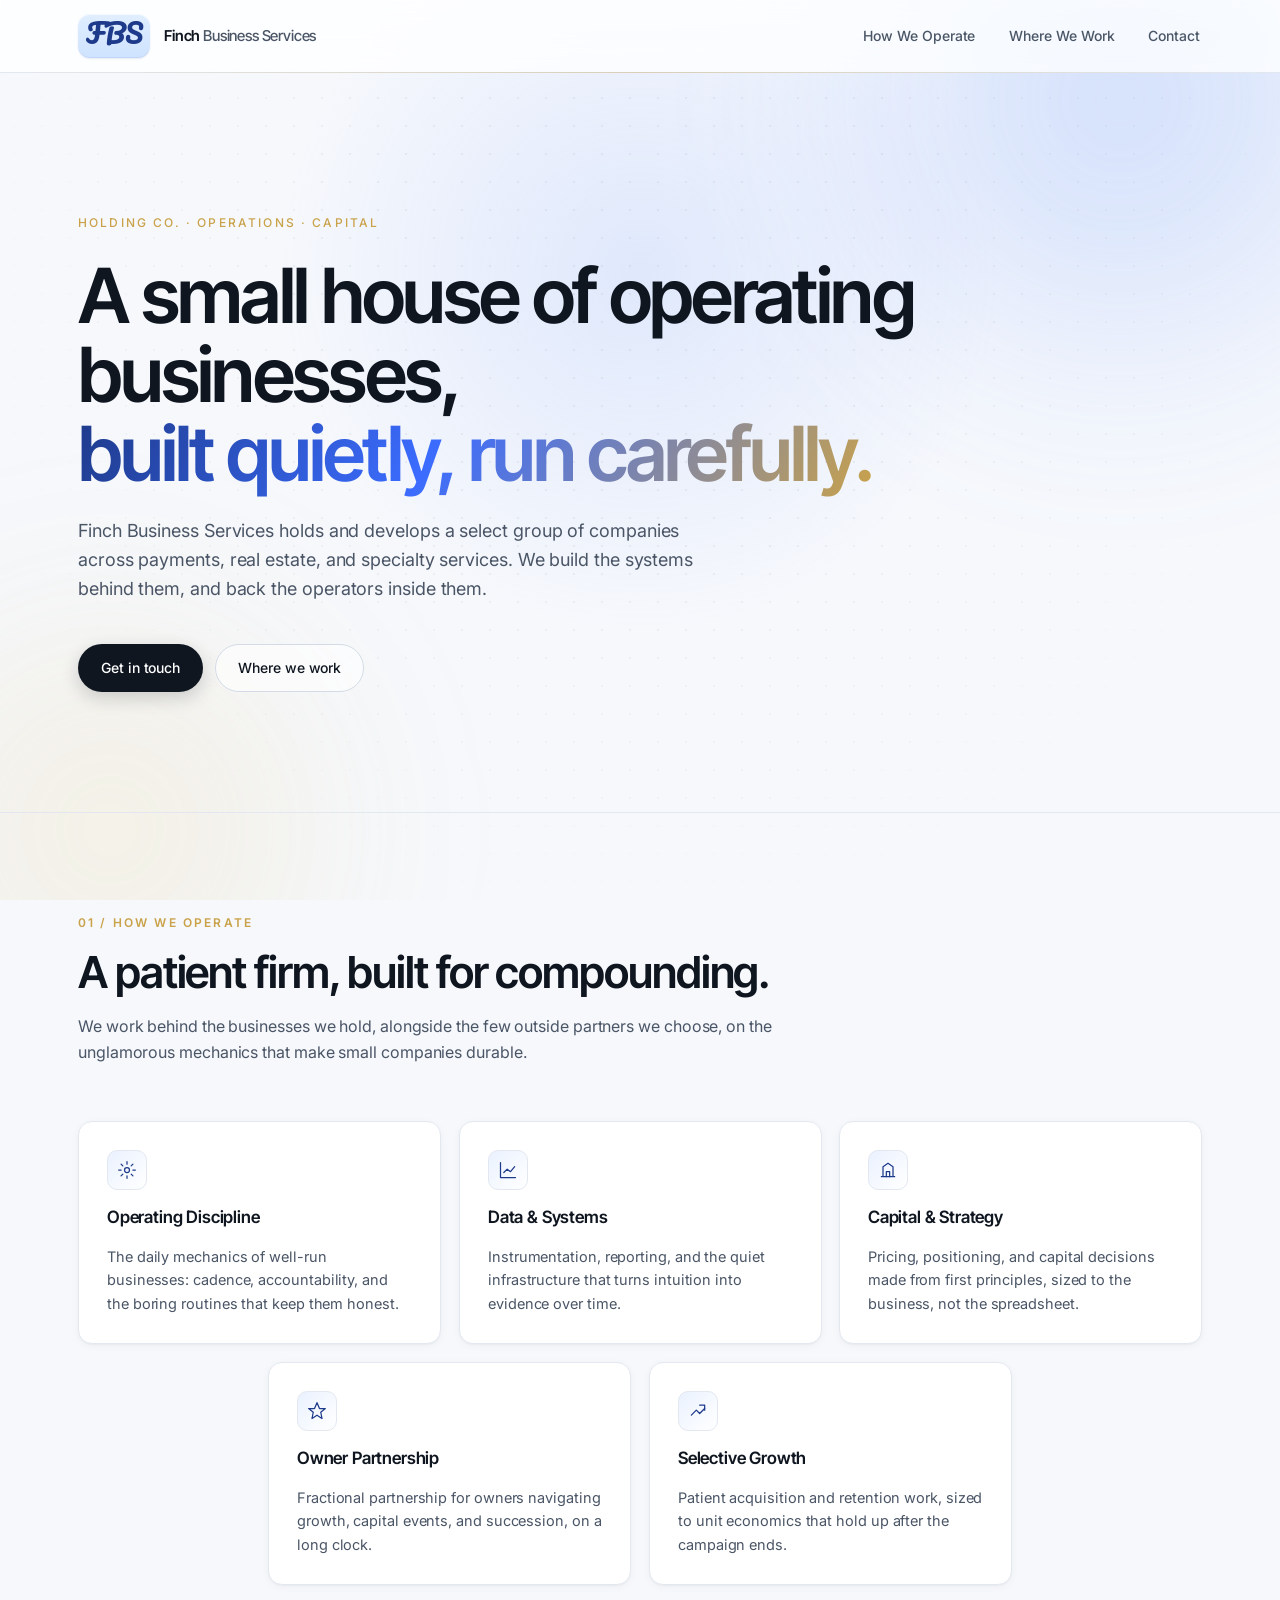
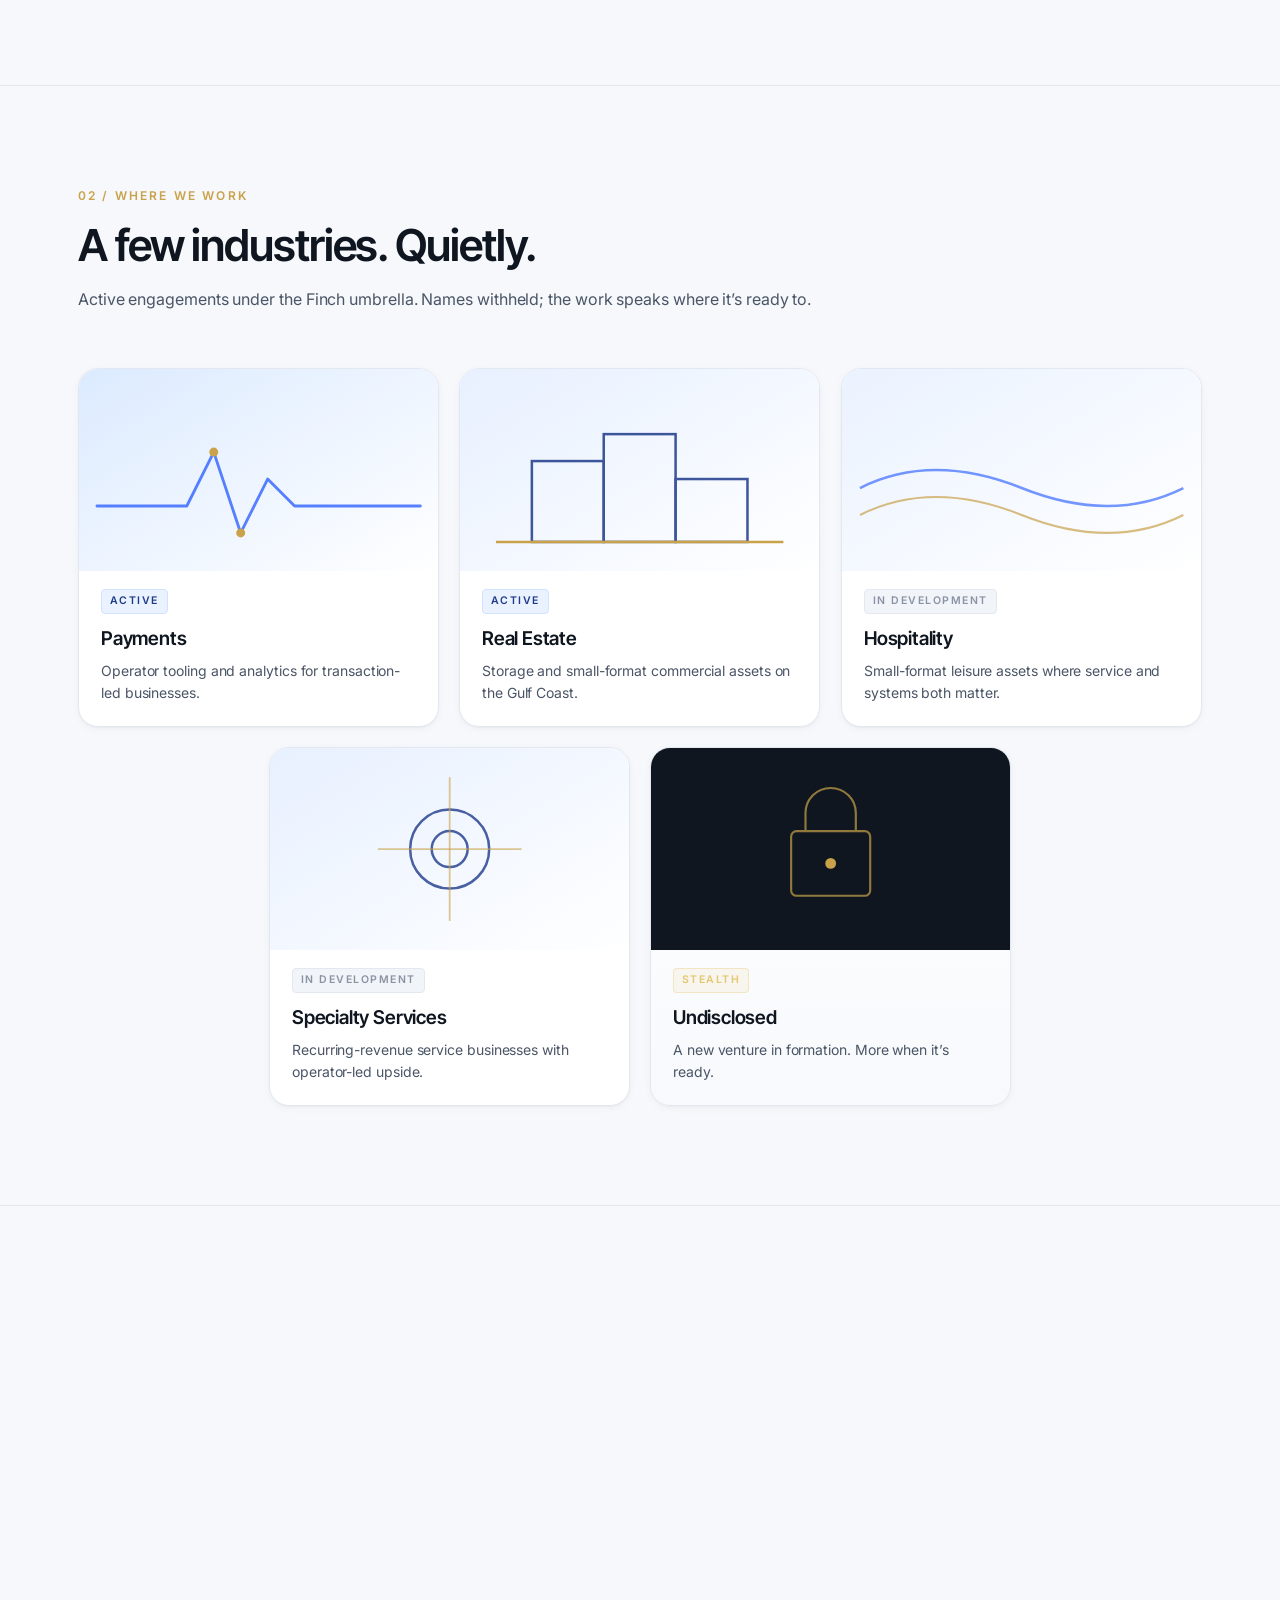
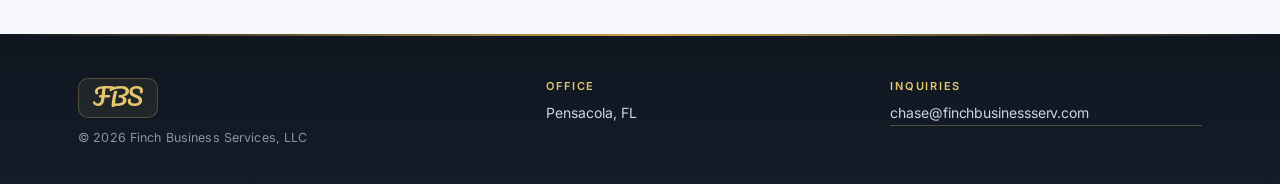
<file: sectors/index.html>
<!doctype html>
<html lang="en">
<head>
  <meta charset="utf-8" />
  <script>document.documentElement.classList.add("is-routing");</script>
  <meta name="viewport" content="width=device-width, initial-scale=1" />
  <title>Where We Work | Finch Business Services</title>
  <meta name="description" content="Where Finch Business Services works: payments, real estate, hospitality, specialty services, and undisclosed ventures." />
  <link rel="canonical" href="/sectors" />
  <meta name="theme-color" content="#f6f8fc" />
  <link rel="preconnect" href="https://fonts.googleapis.com" />
  <link rel="preconnect" href="https://fonts.gstatic.com" crossorigin />
  <link href="https://fonts.googleapis.com/css2?family=Inter:wght@300;400;500;600;700&family=Inter+Tight:wght@500;600;700&family=Pacifico&display=swap" rel="stylesheet" />
  <link rel="stylesheet" href="/styles.css" />
</head>
<body>
  <div class="page-bg" aria-hidden="true">
    <div class="orb orb-a"></div>
    <div class="orb orb-b"></div>
    <div class="dot-grid"></div>
    <div class="spotlight"></div>
  </div>

  <header class="nav" id="nav">
    <div class="container nav-inner">
      <a class="wordmark" href="/" aria-label="Finch Business Services">
        <span class="mark" aria-hidden="true">
          <svg viewBox="0 0 120 60" xmlns="http://www.w3.org/2000/svg">
            <text x="60" y="44" text-anchor="middle" font-family="Pacifico, cursive" font-size="42" fill="#1e3a8a">FBS</text>
          </svg>
        </span>
        <span class="wordmark-text">Finch <span class="wordmark-suffix">Business Services</span></span>
      </a>
      <nav class="nav-links" aria-label="Primary">
        <a href="/operate" data-route="operate">How We Operate</a>
        <a href="/sectors" data-route="sectors">Where We Work</a>
        <a href="/contact" data-route="contact">Contact</a>
      </nav>
    </div>
  </header>

  <main>
    <section class="hero">
      <div class="container">
        <p class="eyebrow reveal">Holding Co. &middot; Operations &middot; Capital</p>
        <h1 class="hero-title reveal">
          A small house of operating businesses,<br />
          <span class="grad">built quietly, run carefully.</span>
        </h1>
        <p class="hero-lede reveal">
          Finch Business Services holds and develops a select group of companies across
          payments, real estate, and specialty services. We build the systems behind them,
          and back the operators inside them.
        </p>
        <div class="hero-cta reveal">
          <a class="btn btn-primary" href="/contact" data-route="contact">Get in touch</a>
          <a class="btn btn-ghost" href="/sectors" data-route="sectors">Where we work</a>
        </div>
      </div>
    </section>

    <section class="capabilities" id="operate">
      <div class="container">
        <header class="section-head reveal">
          <p class="section-kicker">01 / How we operate</p>
          <h2 class="section-title">A patient firm, built for compounding.</h2>
          <p class="section-lede">
            We work behind the businesses we hold, alongside the few outside partners we
            choose, on the unglamorous mechanics that make small companies durable.
          </p>
        </header>

        <div class="cap-grid">
          <article class="cap-card reveal">
            <div class="cap-icon" aria-hidden="true">
              <svg viewBox="0 0 24 24" fill="none" stroke="currentColor" stroke-width="1.5" stroke-linecap="round" stroke-linejoin="round"><circle cx="12" cy="12" r="3"/><path d="M12 2v3M12 19v3M2 12h3M19 12h3M4.9 4.9l2.1 2.1M17 17l2.1 2.1M4.9 19.1l2.1-2.1M17 7l2.1-2.1"/></svg>
            </div>
            <h3>Operating Discipline</h3>
            <p>The daily mechanics of well-run businesses: cadence, accountability, and the boring routines that keep them honest.</p>
          </article>

          <article class="cap-card reveal">
            <div class="cap-icon" aria-hidden="true">
              <svg viewBox="0 0 24 24" fill="none" stroke="currentColor" stroke-width="1.5" stroke-linecap="round" stroke-linejoin="round"><path d="M3 3v18h18"/><path d="M7 15l4-4 4 3 5-6"/></svg>
            </div>
            <h3>Data &amp; Systems</h3>
            <p>Instrumentation, reporting, and the quiet infrastructure that turns intuition into evidence over time.</p>
          </article>

          <article class="cap-card reveal">
            <div class="cap-icon" aria-hidden="true">
              <svg viewBox="0 0 24 24" fill="none" stroke="currentColor" stroke-width="1.5" stroke-linecap="round" stroke-linejoin="round"><path d="M4 20h16M6 20V8l6-4 6 4v12"/><path d="M10 20v-6h4v6"/></svg>
            </div>
            <h3>Capital &amp; Strategy</h3>
            <p>Pricing, positioning, and capital decisions made from first principles, sized to the business, not the spreadsheet.</p>
          </article>

          <article class="cap-card reveal">
            <div class="cap-icon" aria-hidden="true">
              <svg viewBox="0 0 24 24" fill="none" stroke="currentColor" stroke-width="1.5" stroke-linecap="round" stroke-linejoin="round"><path d="M12 2l3 7h7l-5.5 4.5L18 21l-6-4-6 4 1.5-7.5L2 9h7z"/></svg>
            </div>
            <h3>Owner Partnership</h3>
            <p>Fractional partnership for owners navigating growth, capital events, and succession, on a long clock.</p>
          </article>

          <article class="cap-card reveal">
            <div class="cap-icon" aria-hidden="true">
              <svg viewBox="0 0 24 24" fill="none" stroke="currentColor" stroke-width="1.5" stroke-linecap="round" stroke-linejoin="round"><path d="M4 17l6-6 4 4 6-6"/><path d="M14 5h6v6"/></svg>
            </div>
            <h3>Selective Growth</h3>
            <p>Patient acquisition and retention work, sized to unit economics that hold up after the campaign ends.</p>
          </article>
        </div>
      </div>
    </section>

    <section class="sectors" id="sectors">
      <div class="container">
        <header class="section-head reveal">
          <p class="section-kicker">02 / Where we work</p>
          <h2 class="section-title">A few industries. Quietly.</h2>
          <p class="section-lede">
            Active engagements under the Finch umbrella. Names withheld; the work speaks
            where it&rsquo;s ready to.
          </p>
        </header>

        <div class="sector-grid" role="list">
          <article class="sector-card reveal" role="listitem">
            <div class="sector-art" aria-hidden="true">
              <svg viewBox="0 0 200 120" xmlns="http://www.w3.org/2000/svg" preserveAspectRatio="xMidYMid slice">
                <defs>
                  <linearGradient id="s1" x1="0" y1="0" x2="1" y2="1">
                    <stop offset="0%" stop-color="#dbeaff"/>
                    <stop offset="100%" stop-color="#ffffff"/>
                  </linearGradient>
                </defs>
                <rect width="200" height="120" fill="url(#s1)"/>
                <path d="M 10 80 L 60 80 L 75 50 L 90 95 L 105 65 L 120 80 L 190 80" stroke="#3b6cff" stroke-width="1.6" fill="none" stroke-linecap="round" stroke-linejoin="round" opacity="0.85"/>
                <circle cx="75" cy="50" r="2.5" fill="#c9a24a"/>
                <circle cx="90" cy="95" r="2.5" fill="#c9a24a"/>
              </svg>
            </div>
            <div class="sector-meta">
              <span class="sector-tag">Active</span>
              <h3>Payments</h3>
              <p>Operator tooling and analytics for transaction-led businesses.</p>
            </div>
          </article>

          <article class="sector-card reveal" role="listitem">
            <div class="sector-art" aria-hidden="true">
              <svg viewBox="0 0 200 120" xmlns="http://www.w3.org/2000/svg" preserveAspectRatio="xMidYMid slice">
                <defs>
                  <linearGradient id="s2" x1="0" y1="0" x2="1" y2="1">
                    <stop offset="0%" stop-color="#e7f0ff"/>
                    <stop offset="100%" stop-color="#ffffff"/>
                  </linearGradient>
                </defs>
                <rect width="200" height="120" fill="url(#s2)"/>
                <g stroke="#1e3a8a" stroke-width="1.4" fill="none" opacity="0.85">
                  <rect x="40" y="55" width="40" height="45"/>
                  <rect x="80" y="40" width="40" height="60"/>
                  <rect x="120" y="65" width="40" height="35"/>
                </g>
                <line x1="20" y1="100" x2="180" y2="100" stroke="#c9a24a" stroke-width="1.4"/>
              </svg>
            </div>
            <div class="sector-meta">
              <span class="sector-tag">Active</span>
              <h3>Real Estate</h3>
              <p>Storage and small-format commercial assets on the Gulf Coast.</p>
            </div>
          </article>

          <article class="sector-card reveal" role="listitem">
            <div class="sector-art" aria-hidden="true">
              <svg viewBox="0 0 200 120" xmlns="http://www.w3.org/2000/svg" preserveAspectRatio="xMidYMid slice">
                <defs>
                  <linearGradient id="s3" x1="0" y1="0" x2="1" y2="1">
                    <stop offset="0%" stop-color="#eaf2ff"/>
                    <stop offset="100%" stop-color="#ffffff"/>
                  </linearGradient>
                </defs>
                <rect width="200" height="120" fill="url(#s3)"/>
                <path d="M 10 70 Q 50 50 100 70 T 190 70" stroke="#3b6cff" stroke-width="1.4" fill="none" opacity="0.7"/>
                <path d="M 10 85 Q 50 65 100 85 T 190 85" stroke="#c9a24a" stroke-width="1.2" fill="none" opacity="0.7"/>
              </svg>
            </div>
            <div class="sector-meta">
              <span class="sector-tag muted">In development</span>
              <h3>Hospitality</h3>
              <p>Small-format leisure assets where service and systems both matter.</p>
            </div>
          </article>

          <article class="sector-card reveal" role="listitem">
            <div class="sector-art" aria-hidden="true">
              <svg viewBox="0 0 200 120" xmlns="http://www.w3.org/2000/svg" preserveAspectRatio="xMidYMid slice">
                <defs>
                  <linearGradient id="s4" x1="0" y1="0" x2="1" y2="1">
                    <stop offset="0%" stop-color="#e7f0ff"/>
                    <stop offset="100%" stop-color="#ffffff"/>
                  </linearGradient>
                </defs>
                <rect width="200" height="120" fill="url(#s4)"/>
                <g stroke="#1e3a8a" stroke-width="1.4" fill="none" opacity="0.8">
                  <circle cx="100" cy="60" r="22"/>
                  <circle cx="100" cy="60" r="10"/>
                </g>
                <line x1="100" y1="20" x2="100" y2="100" stroke="#c9a24a" stroke-width="1" opacity="0.6"/>
                <line x1="60" y1="60" x2="140" y2="60" stroke="#c9a24a" stroke-width="1" opacity="0.6"/>
              </svg>
            </div>
            <div class="sector-meta">
              <span class="sector-tag muted">In development</span>
              <h3>Specialty Services</h3>
              <p>Recurring-revenue service businesses with operator-led upside.</p>
            </div>
          </article>

          <article class="sector-card reveal sector-stealth" role="listitem">
            <div class="sector-art" aria-hidden="true">
              <svg viewBox="0 0 200 120" xmlns="http://www.w3.org/2000/svg" preserveAspectRatio="xMidYMid slice">
                <rect width="200" height="120" fill="#0f1620"/>
                <g stroke="#c9a24a" stroke-width="1.2" fill="none" opacity="0.7">
                  <rect x="78" y="50" width="44" height="36" rx="3"/>
                  <path d="M 86 50 V 40 a 14 14 0 0 1 28 0 V 50"/>
                </g>
                <circle cx="100" cy="68" r="3" fill="#c9a24a"/>
              </svg>
            </div>
            <div class="sector-meta">
              <span class="sector-tag stealth">Stealth</span>
              <h3>Undisclosed</h3>
              <p>A new venture in formation. More when it&rsquo;s ready.</p>
            </div>
          </article>
        </div>
      </div>
    </section>

    <section class="contact" id="contact">
      <div class="container contact-inner reveal">
        <div>
          <p class="section-kicker">03 / Contact</p>
          <h2 class="section-title">Let&rsquo;s talk.</h2>
          <p class="section-lede">Short inquiries, long engagements; either is welcome.</p>
        </div>
        <a class="btn btn-contact btn-large" href="https://mail.google.com/mail/?view=cm&amp;fs=1&amp;to=chase@finchbusinessserv.com" target="_blank" rel="noopener">chase@finchbusinessserv.com</a>
      </div>
    </section>
  </main>

  <footer class="site-footer">
    <div class="container footer-inner">
      <div class="footer-col footer-brand">
        <span class="footer-mark" aria-hidden="true">
          <svg viewBox="0 0 120 60" xmlns="http://www.w3.org/2000/svg">
            <text x="60" y="44" text-anchor="middle" font-family="Pacifico, cursive" font-size="40" fill="#e4c76d">FBS</text>
          </svg>
        </span>
        <span class="footer-copy">&copy; 2026 Finch Business Services, LLC</span>
      </div>
      <div class="footer-col footer-meta">
        <span class="footer-label">Office</span>
        <span>Pensacola, FL</span>
      </div>
      <div class="footer-col footer-legal">
        <span class="footer-label">Inquiries</span>
        <a href="https://mail.google.com/mail/?view=cm&amp;fs=1&amp;to=chase@finchbusinessserv.com" target="_blank" rel="noopener">chase@finchbusinessserv.com</a>
      </div>
    </div>
  </footer>

  <script src="/script.js" defer></script>
</body>
</html>
</file>
<file: styles.css>
:root {
  --bg: #f6f8fc;
  --bg-elev: #eef2f8;
  --surface: #ffffff;
  --surface-2: #fbfcfe;
  --ink: #0f1620;
  --ink-dim: #4a5566;
  --ink-faint: #8a93a3;
  --rule: #e3e8f0;
  --rule-strong: #d3dbe6;
  --blue-soft: #cfe3ff;
  --blue-softer: #eaf2ff;
  --blue: #3b6cff;
  --blue-deep: #1e3a8a;
  --gold: #c9a24a;
  --gold-soft: #e4c76d;
  --footer-bg: #0f1620;
  --footer-bg-2: #131c28;
  --shadow-sm: 0 1px 2px rgba(15, 22, 32, 0.04), 0 2px 8px rgba(15, 22, 32, 0.04);
  --shadow-md: 0 4px 12px rgba(15, 22, 32, 0.06), 0 12px 32px rgba(15, 22, 32, 0.06);
  --shadow-lg: 0 12px 40px rgba(15, 22, 32, 0.10);
  --radius: 14px;
  --radius-lg: 20px;
  --maxw: 1180px;
  --ease: cubic-bezier(0.22, 1, 0.36, 1);
}

* { box-sizing: border-box; }

html { scroll-behavior: smooth; }

html, body {
  margin: 0;
  padding: 0;
  background: var(--bg);
  color: var(--ink);
  font-family: "Inter", -apple-system, BlinkMacSystemFont, "Segoe UI", Roboto, sans-serif;
  font-weight: 400;
  font-size: 16px;
  line-height: 1.6;
  -webkit-font-smoothing: antialiased;
  -moz-osx-font-smoothing: grayscale;
  letter-spacing: -0.005em;
}

body {
  min-height: 100vh;
  position: relative;
  overflow-x: hidden;
}

html.is-routing body { visibility: hidden; }
html.is-ready body { visibility: visible; }

/* ---- Background field (orbs, grid, cursor spotlight) ---- */
.page-bg {
  position: fixed;
  inset: 0;
  pointer-events: none;
  z-index: 0;
  overflow: hidden;
}

.orb {
  position: absolute;
  border-radius: 50%;
  filter: blur(80px);
  opacity: 0.6;
  will-change: transform;
}

.orb-a {
  width: 720px;
  height: 720px;
  top: -260px;
  right: -200px;
  background: radial-gradient(circle, rgba(122, 164, 255, 0.55) 0%, rgba(207, 227, 255, 0) 70%);
}

.orb-b {
  width: 620px;
  height: 620px;
  bottom: -240px;
  left: -200px;
  background: radial-gradient(circle, rgba(228, 199, 109, 0.32) 0%, rgba(228, 199, 109, 0) 70%);
}

.dot-grid {
  position: absolute;
  inset: 0;
  background-image: radial-gradient(rgba(15, 22, 32, 0.06) 1px, transparent 1px);
  background-size: 28px 28px;
  mask-image: radial-gradient(ellipse at 50% 30%, black 30%, transparent 80%);
  -webkit-mask-image: radial-gradient(ellipse at 50% 30%, black 30%, transparent 80%);
}

.spotlight {
  position: absolute;
  inset: 0;
  background: radial-gradient(
    600px circle at var(--cx, 50%) var(--cy, 30%),
    rgba(122, 164, 255, 0.18),
    transparent 60%
  );
  transition: background 120ms linear;
}

main, .nav, .site-footer { position: relative; z-index: 1; }

.container {
  max-width: var(--maxw);
  margin: 0 auto;
  padding: 0 28px;
}

/* ---- Nav ---- */
.nav {
  position: sticky;
  top: 0;
  backdrop-filter: saturate(160%) blur(14px);
  -webkit-backdrop-filter: saturate(160%) blur(14px);
  background: rgba(255, 255, 255, 0.78);
  border-bottom: 1px solid var(--rule);
  z-index: 10;
  transition: box-shadow 220ms var(--ease), background 220ms var(--ease);
}

.nav.is-scrolled {
  background: rgba(255, 255, 255, 0.92);
  box-shadow: 0 1px 0 var(--rule), 0 8px 24px rgba(15, 22, 32, 0.05);
}

.nav::after {
  content: "";
  position: absolute;
  left: 0; right: 0; bottom: -1px;
  height: 1px;
  background: linear-gradient(90deg, transparent, rgba(201, 162, 74, 0.35), transparent);
}

.nav-inner {
  display: flex;
  align-items: center;
  justify-content: space-between;
  padding: 14px 28px;
  max-width: var(--maxw);
  margin: 0 auto;
}

.wordmark {
  display: inline-flex;
  align-items: center;
  gap: 14px;
  text-decoration: none;
  color: var(--ink);
  font-family: "Inter Tight", "Inter", sans-serif;
  font-weight: 600;
  letter-spacing: -0.01em;
}

.mark {
  display: inline-grid;
  place-items: center;
  width: 72px;
  height: 44px;
  border-radius: 12px;
  background: linear-gradient(180deg, #e0eeff 0%, var(--blue-soft) 100%);
  box-shadow:
    inset 0 1px 0 rgba(255,255,255,0.7),
    inset 0 -1px 0 rgba(30, 58, 138, 0.08),
    0 1px 2px rgba(30, 58, 138, 0.10);
  transition: box-shadow 240ms var(--ease), transform 240ms var(--ease);
}

.mark svg { width: 100%; height: 100%; display: block; }

.wordmark:hover .mark {
  box-shadow:
    inset 0 1px 0 rgba(255,255,255,0.8),
    0 0 0 2px rgba(201, 162, 74, 0.55),
    0 4px 14px rgba(30, 58, 138, 0.14);
  transform: translateY(-1px);
}

.wordmark-text { font-size: 15px; color: var(--ink); }
.wordmark-suffix { color: var(--ink-dim); font-weight: 500; }

.nav-links {
  display: flex;
  align-items: center;
  gap: 30px;
}

.nav-links a {
  position: relative;
  color: var(--ink-dim);
  text-decoration: none;
  font-size: 14px;
  font-weight: 500;
  letter-spacing: -0.005em;
  padding: 6px 2px;
  transition: color 200ms var(--ease);
}

.nav-links a::after {
  content: "";
  position: absolute;
  left: 0;
  bottom: 0;
  width: 100%;
  height: 1.5px;
  background: var(--gold);
  transform: scaleX(0);
  transform-origin: left center;
  transition: transform 280ms var(--ease);
}

.nav-links a:hover { color: var(--ink); }
.nav-links a:hover::after { transform: scaleX(1); }

/* ---- Hero ---- */
.hero {
  padding: 140px 0 120px;
  position: relative;
}

.eyebrow {
  font-size: 12px;
  font-weight: 500;
  letter-spacing: 0.18em;
  text-transform: uppercase;
  color: var(--gold);
  margin: 0 0 24px;
}

.hero-title {
  font-family: "Inter Tight", "Inter", sans-serif;
  font-weight: 600;
  font-size: clamp(40px, 6.2vw, 76px);
  line-height: 1.04;
  letter-spacing: -0.035em;
  margin: 0 0 24px;
  max-width: 920px;
  color: var(--ink);
}

.grad {
  background: linear-gradient(120deg, #1e3a8a 0%, #3b6cff 45%, #c9a24a 100%);
  -webkit-background-clip: text;
  background-clip: text;
  color: transparent;
}

.hero-lede {
  font-size: 18px;
  line-height: 1.6;
  color: var(--ink-dim);
  max-width: 640px;
  margin: 0 0 40px;
}

.hero-cta { display: flex; gap: 12px; flex-wrap: wrap; }

/* ---- Buttons ---- */
.btn {
  display: inline-flex;
  align-items: center;
  gap: 8px;
  padding: 12px 22px;
  border-radius: 999px;
  font-size: 14px;
  font-weight: 500;
  letter-spacing: -0.005em;
  text-decoration: none;
  transition: transform 220ms var(--ease), background 220ms var(--ease), border-color 220ms var(--ease), color 220ms var(--ease), box-shadow 220ms var(--ease);
  border: 1px solid transparent;
  cursor: pointer;
}

.btn-primary {
  background: var(--ink);
  color: #ffffff;
  box-shadow: 0 6px 18px rgba(15, 22, 32, 0.18);
}
.btn-primary:hover {
  background: #1c2632;
  transform: translateY(-1px);
  box-shadow: 0 10px 24px rgba(15, 22, 32, 0.24);
}

.btn-ghost {
  background: rgba(255,255,255,0.6);
  color: var(--ink);
  border-color: var(--rule-strong);
  backdrop-filter: blur(8px);
}
.btn-ghost:hover {
  border-color: var(--gold);
  color: var(--ink);
  background: #ffffff;
}

.btn-contact {
  background: var(--footer-bg);
  color: var(--gold-soft);
  padding: 16px 28px;
  font-size: 15px;
  box-shadow: 0 10px 28px rgba(15, 22, 32, 0.18);
}
.btn-contact:hover {
  background: #1a2532;
  color: #ffffff;
  transform: translateY(-1px);
}

.btn-large { padding: 16px 26px; font-size: 15px; }

/* ---- Sections ---- */
section {
  padding: 100px 0;
  position: relative;
}

section + section { border-top: 1px solid var(--rule); }

.section-head {
  max-width: 760px;
  margin: 0 0 56px;
}

.section-kicker {
  font-size: 12px;
  font-weight: 600;
  letter-spacing: 0.18em;
  text-transform: uppercase;
  color: var(--gold);
  margin: 0 0 16px;
}

.section-title {
  font-family: "Inter Tight", sans-serif;
  font-weight: 600;
  font-size: clamp(28px, 3.6vw, 44px);
  line-height: 1.1;
  letter-spacing: -0.025em;
  margin: 0 0 16px;
  color: var(--ink);
}

.section-lede {
  font-size: 16px;
  line-height: 1.65;
  color: var(--ink-dim);
  margin: 0;
}

/* ---- Capabilities (3 + 2 centered) ---- */
.cap-grid {
  display: grid;
  grid-template-columns: repeat(6, 1fr);
  gap: 18px;
}

.cap-card {
  grid-column: span 2;
  background: var(--surface);
  border: 1px solid var(--rule);
  border-radius: var(--radius);
  padding: 28px;
  display: flex;
  flex-direction: column;
  gap: 14px;
  position: relative;
  overflow: hidden;
  box-shadow: var(--shadow-sm);
  transition: transform 260ms var(--ease), box-shadow 260ms var(--ease), border-color 260ms var(--ease);
}

.cap-card:nth-child(4) { grid-column: 2 / span 2; }
.cap-card:nth-child(5) { grid-column: 4 / span 2; }

.cap-card::before {
  content: "";
  position: absolute;
  inset: 0;
  background: radial-gradient(400px circle at var(--mx, 50%) var(--my, 0%), rgba(122, 164, 255, 0.12), transparent 70%);
  opacity: 0;
  transition: opacity 260ms var(--ease);
  pointer-events: none;
}

.cap-card:hover {
  transform: translateY(-3px);
  box-shadow: var(--shadow-md);
  border-color: var(--rule-strong);
}
.cap-card:hover::before { opacity: 1; }

.cap-icon {
  width: 40px;
  height: 40px;
  border-radius: 10px;
  display: grid;
  place-items: center;
  background: linear-gradient(135deg, var(--blue-softer), #ffffff);
  color: var(--blue-deep);
  border: 1px solid var(--rule);
}
.cap-icon svg { width: 20px; height: 20px; }

.cap-card h3 {
  font-family: "Inter Tight", sans-serif;
  font-size: 17px;
  font-weight: 600;
  letter-spacing: -0.01em;
  margin: 0;
  color: var(--ink);
  position: relative;
  display: inline-block;
}

.cap-card h3::after {
  content: "";
  position: absolute;
  left: 0; bottom: -4px;
  width: 100%;
  height: 1.5px;
  background: var(--gold);
  transform: scaleX(0);
  transform-origin: left center;
  transition: transform 360ms var(--ease);
}
.cap-card:hover h3::after { transform: scaleX(1); }

.cap-card p {
  margin: 0;
  font-size: 14.5px;
  color: var(--ink-dim);
  line-height: 1.6;
}

/* ---- Sector tiles ---- */
.sector-grid {
  display: grid;
  grid-template-columns: repeat(6, 1fr);
  gap: 20px;
}

.sector-card {
  grid-column: span 2;
  background: var(--surface);
  border: 1px solid var(--rule);
  border-radius: var(--radius-lg);
  overflow: hidden;
  display: flex;
  flex-direction: column;
  position: relative;
  box-shadow: var(--shadow-sm);
  transition: transform 280ms var(--ease), box-shadow 280ms var(--ease), border-color 280ms var(--ease);
}

.sector-card:nth-child(4) { grid-column: 2 / span 2; }
.sector-card:nth-child(5) { grid-column: 4 / span 2; }

.sector-card:hover {
  transform: translateY(-3px);
  box-shadow: var(--shadow-md);
  border-color: var(--rule-strong);
}

.sector-card::after {
  content: "";
  position: absolute;
  top: 14px; right: 14px;
  width: 8px; height: 8px;
  border-top: 2px solid var(--gold);
  border-right: 2px solid var(--gold);
  opacity: 0;
  transition: opacity 280ms var(--ease), transform 280ms var(--ease);
  transform: translate(-4px, 4px);
}
.sector-card:hover::after { opacity: 1; transform: translate(0, 0); }

.sector-art {
  aspect-ratio: 16 / 9;
  position: relative;
  overflow: hidden;
}
.sector-art svg { width: 100%; height: 100%; display: block; }

.sector-art::before {
  content: "";
  position: absolute;
  inset: 0;
  background: linear-gradient(120deg, transparent 30%, rgba(255,255,255,0.55) 50%, transparent 70%);
  transform: translateX(-100%);
  transition: transform 800ms var(--ease);
  pointer-events: none;
}
.sector-card:hover .sector-art::before { transform: translateX(100%); }

.sector-meta {
  padding: 18px 22px 22px;
  display: flex;
  flex-direction: column;
  gap: 6px;
}

.sector-tag {
  display: inline-flex;
  align-items: center;
  align-self: flex-start;
  font-size: 10.5px;
  font-weight: 600;
  letter-spacing: 0.14em;
  text-transform: uppercase;
  padding: 3px 8px;
  border-radius: 4px;
  color: var(--blue-deep);
  background: var(--blue-softer);
  border: 1px solid var(--blue-soft);
  margin-bottom: 4px;
}
.sector-tag.muted {
  color: var(--ink-faint);
  background: #f1f4f9;
  border-color: var(--rule);
}
.sector-tag.stealth {
  color: var(--gold-soft);
  background: rgba(228, 199, 109, 0.10);
  border-color: rgba(228, 199, 109, 0.35);
}

.sector-meta h3 {
  font-family: "Inter Tight", sans-serif;
  font-size: 19px;
  font-weight: 600;
  letter-spacing: -0.01em;
  margin: 0;
  color: var(--ink);
}

.sector-meta p {
  margin: 0;
  font-size: 14px;
  color: var(--ink-dim);
  line-height: 1.55;
}

.sector-stealth { background: linear-gradient(180deg, #ffffff 0%, #f7f9fc 100%); }
.sector-stealth .sector-meta h3 { color: var(--ink); }

/* ---- Contact ---- */
.contact { padding: 100px 0 120px; }

.contact-inner {
  display: flex;
  justify-content: space-between;
  align-items: flex-end;
  gap: 32px;
  flex-wrap: wrap;
  background: var(--surface);
  border: 1px solid var(--rule);
  border-radius: var(--radius-lg);
  padding: 44px 44px;
  box-shadow: var(--shadow-md);
  position: relative;
  overflow: hidden;
}

.contact-inner::before {
  content: "";
  position: absolute;
  top: 0; left: 0;
  width: 100%;
  height: 2px;
  background: linear-gradient(90deg, transparent, var(--gold), transparent);
}

.contact-inner .section-title { margin-bottom: 8px; }

/* ---- Footer ---- */
.site-footer {
  background: linear-gradient(180deg, var(--footer-bg) 0%, var(--footer-bg-2) 100%);
  color: #c8d0db;
  padding: 44px 0 36px;
  position: relative;
  font-size: 13.5px;
}

.site-footer::before {
  content: "";
  position: absolute;
  top: 0; left: 0; right: 0;
  height: 2px;
  background: linear-gradient(90deg, transparent, var(--gold) 50%, transparent);
}

.footer-inner {
  display: grid;
  grid-template-columns: 1.4fr 1fr 1fr;
  gap: 32px;
  align-items: start;
}

.footer-col { display: flex; flex-direction: column; gap: 6px; }

.footer-brand { gap: 10px; }
.footer-mark {
  display: inline-block;
  width: 80px;
  height: 40px;
  background: rgba(228, 199, 109, 0.08);
  border: 1px solid rgba(228, 199, 109, 0.25);
  border-radius: 10px;
  padding: 2px;
}
.footer-mark svg { width: 100%; height: 100%; display: block; }
.footer-copy { color: #8a93a3; font-size: 12.5px; letter-spacing: 0.01em; }

.footer-label {
  font-size: 11px;
  font-weight: 600;
  letter-spacing: 0.16em;
  text-transform: uppercase;
  color: var(--gold-soft);
}

.footer-meta span:nth-child(2),
.footer-legal a {
  color: #ced5e0;
  font-size: 14px;
}

.footer-legal a {
  text-decoration: none;
  border-bottom: 1px solid rgba(228, 199, 109, 0.3);
  padding-bottom: 1px;
  transition: color 200ms var(--ease), border-color 200ms var(--ease);
}
.footer-legal a:hover {
  color: #ffffff;
  border-color: var(--gold);
}

/* ---- Reveal-on-scroll ---- */
.reveal {
  opacity: 0;
  transform: translateY(18px) scale(0.985);
  transition: opacity 700ms var(--ease), transform 700ms var(--ease);
  will-change: opacity, transform;
}

.reveal.is-visible {
  opacity: 1;
  transform: translateY(0) scale(1);
}

@media (prefers-reduced-motion: reduce) {
  .reveal { opacity: 1 !important; transform: none !important; transition: none !important; }
  html { scroll-behavior: auto; }
  .orb { display: none; }
  .spotlight { display: none; }
}

/* ---- Responsive ---- */
@media (max-width: 960px) {
  .cap-grid { grid-template-columns: 1fr 1fr; }
  .cap-card,
  .cap-card:nth-child(4),
  .cap-card:nth-child(5) { grid-column: span 1; }
  .sector-grid { grid-template-columns: 1fr 1fr; gap: 16px; }
  .sector-card,
  .sector-card:nth-child(4),
  .sector-card:nth-child(5) { grid-column: span 1; }
  .footer-inner { grid-template-columns: 1fr 1fr; }
}

@media (max-width: 720px) {
  .container { padding: 0 20px; }
  .nav-inner { padding: 10px 20px; }
  .nav-links { gap: 16px; }
  .nav-links a:first-child { display: none; }
  .mark { width: 60px; height: 38px; }
  .wordmark-text .wordmark-suffix { display: none; }
  .hero { padding: 80px 0 72px; }
  section { padding: 72px 0; }
  .cap-grid { grid-template-columns: 1fr; }
  .sector-grid { grid-template-columns: 1fr; }
  .cap-card { padding: 24px; }
  .contact-inner { flex-direction: column; align-items: flex-start; padding: 32px 28px; }
  .footer-inner { grid-template-columns: 1fr; gap: 24px; }
  .spotlight { display: none; }
}
</file>
